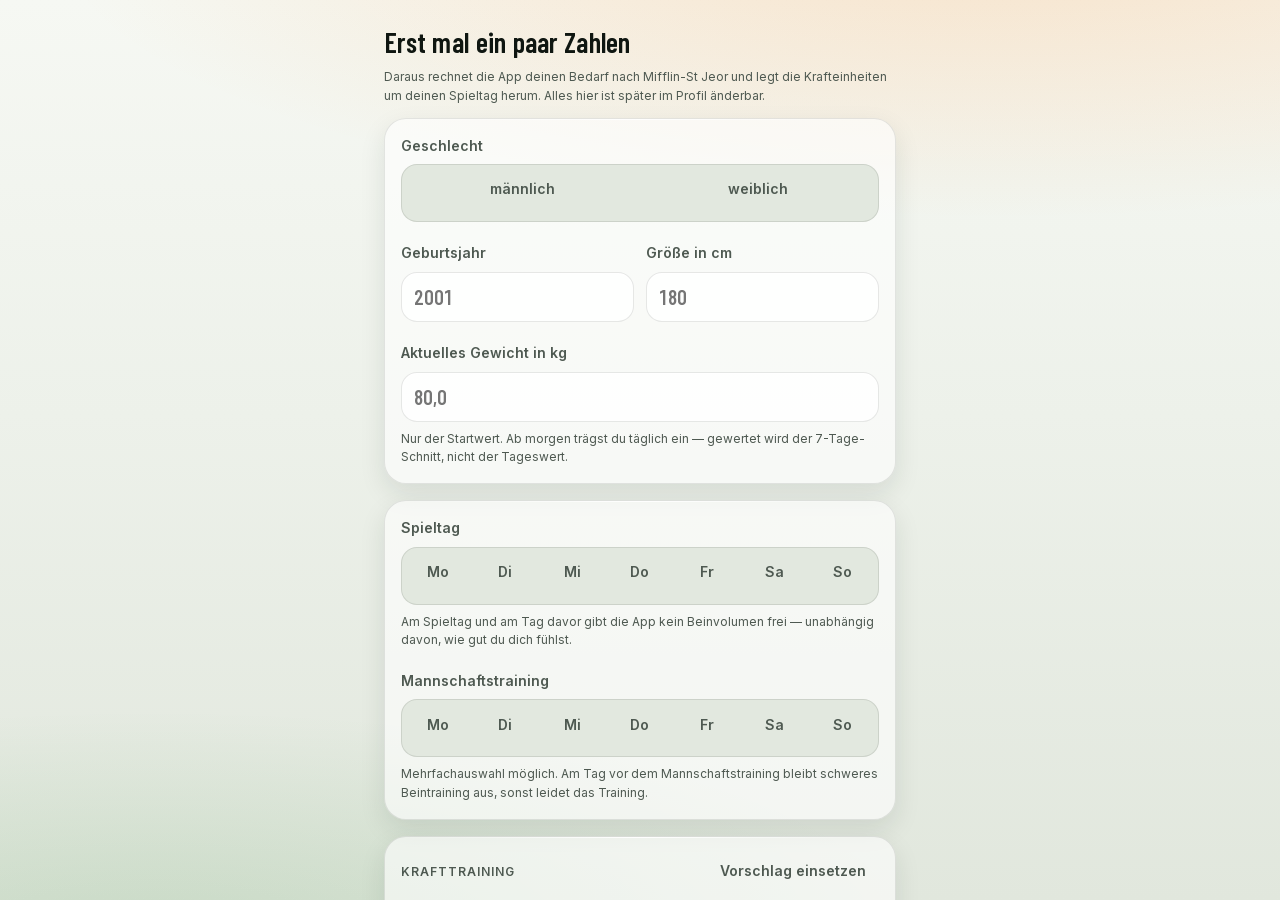
<file: index.html>
<!DOCTYPE html>
<html lang="de">
<head>
  <meta charset="utf-8">
  <!-- viewport-fit=cover, damit die Tab-Bar bis unter den Home-Indicator reicht -->
  <meta name="viewport" content="width=device-width, initial-scale=1, viewport-fit=cover">
  <title>Lebenstracker</title>
  <meta name="description" content="Trainings-, Gewichts- und Ernährungstracker für Fußball plus Krafttraining.">
  <meta name="theme-color" content="#0C120F">

  <!-- Als App vom Home-Bildschirm starten -->
  <link rel="manifest" href="manifest.webmanifest">
  <meta name="apple-mobile-web-app-capable" content="yes">
  <meta name="apple-mobile-web-app-status-bar-style" content="black-translucent">
  <meta name="apple-mobile-web-app-title" content="Tracker">
  <link rel="apple-touch-icon" href="icons/apple-touch-icon-180.png">
  <link rel="icon" href="icons/favicon-32.png" sizes="32x32" type="image/png">

  <!-- Schriften liegen im Repo, damit zur Laufzeit nichts nachgeladen wird -->
  <link rel="preload" href="fonts/inter-var-latin.woff2" as="font" type="font/woff2" crossorigin>
  <link rel="preload" href="fonts/barlow-condensed-600-latin.woff2" as="font" type="font/woff2" crossorigin>

  <link rel="stylesheet" href="css/tokens.css">
  <link rel="stylesheet" href="css/base.css">
  <link rel="stylesheet" href="css/components.css">

  <!-- Hell oder dunkel VOR dem ersten Bild setzen. Läuft das erst im Modul,
       blitzt beim Start eine Zehntelsekunde die falsche Palette auf — auf
       einem hellen Screen ist das ein schwarzer Blitz ins Gesicht.
       Die Logik dazu steht in js/views/theme.js; hier nur der Vorgriff. -->
  <script>
    try {
      var t = localStorage.getItem('lebenstracker.theme');
    } catch (e) { /* privater Modus */ }
    document.documentElement.dataset.theme = (t === 'light' || t === 'dark') ? t
      : (matchMedia('(prefers-color-scheme: light)').matches ? 'light' : 'dark');
  </script>
</head>
<body>
  <div id="app" class="app app--onboarding">
    <main class="viewport">
      <div class="view">
        <p class="field__hint">Lädt …</p>
      </div>
    </main>
  </div>

  <noscript>
    <div class="view">
      <div class="notice notice--error">
        <span class="notice__title">JavaScript ist ausgeschaltet</span>
        Die App rechnet alles lokal im Browser und braucht dafür JavaScript.
      </div>
    </div>
  </noscript>

  <script type="module" src="js/app.js"></script>
</body>
</html>
</file>
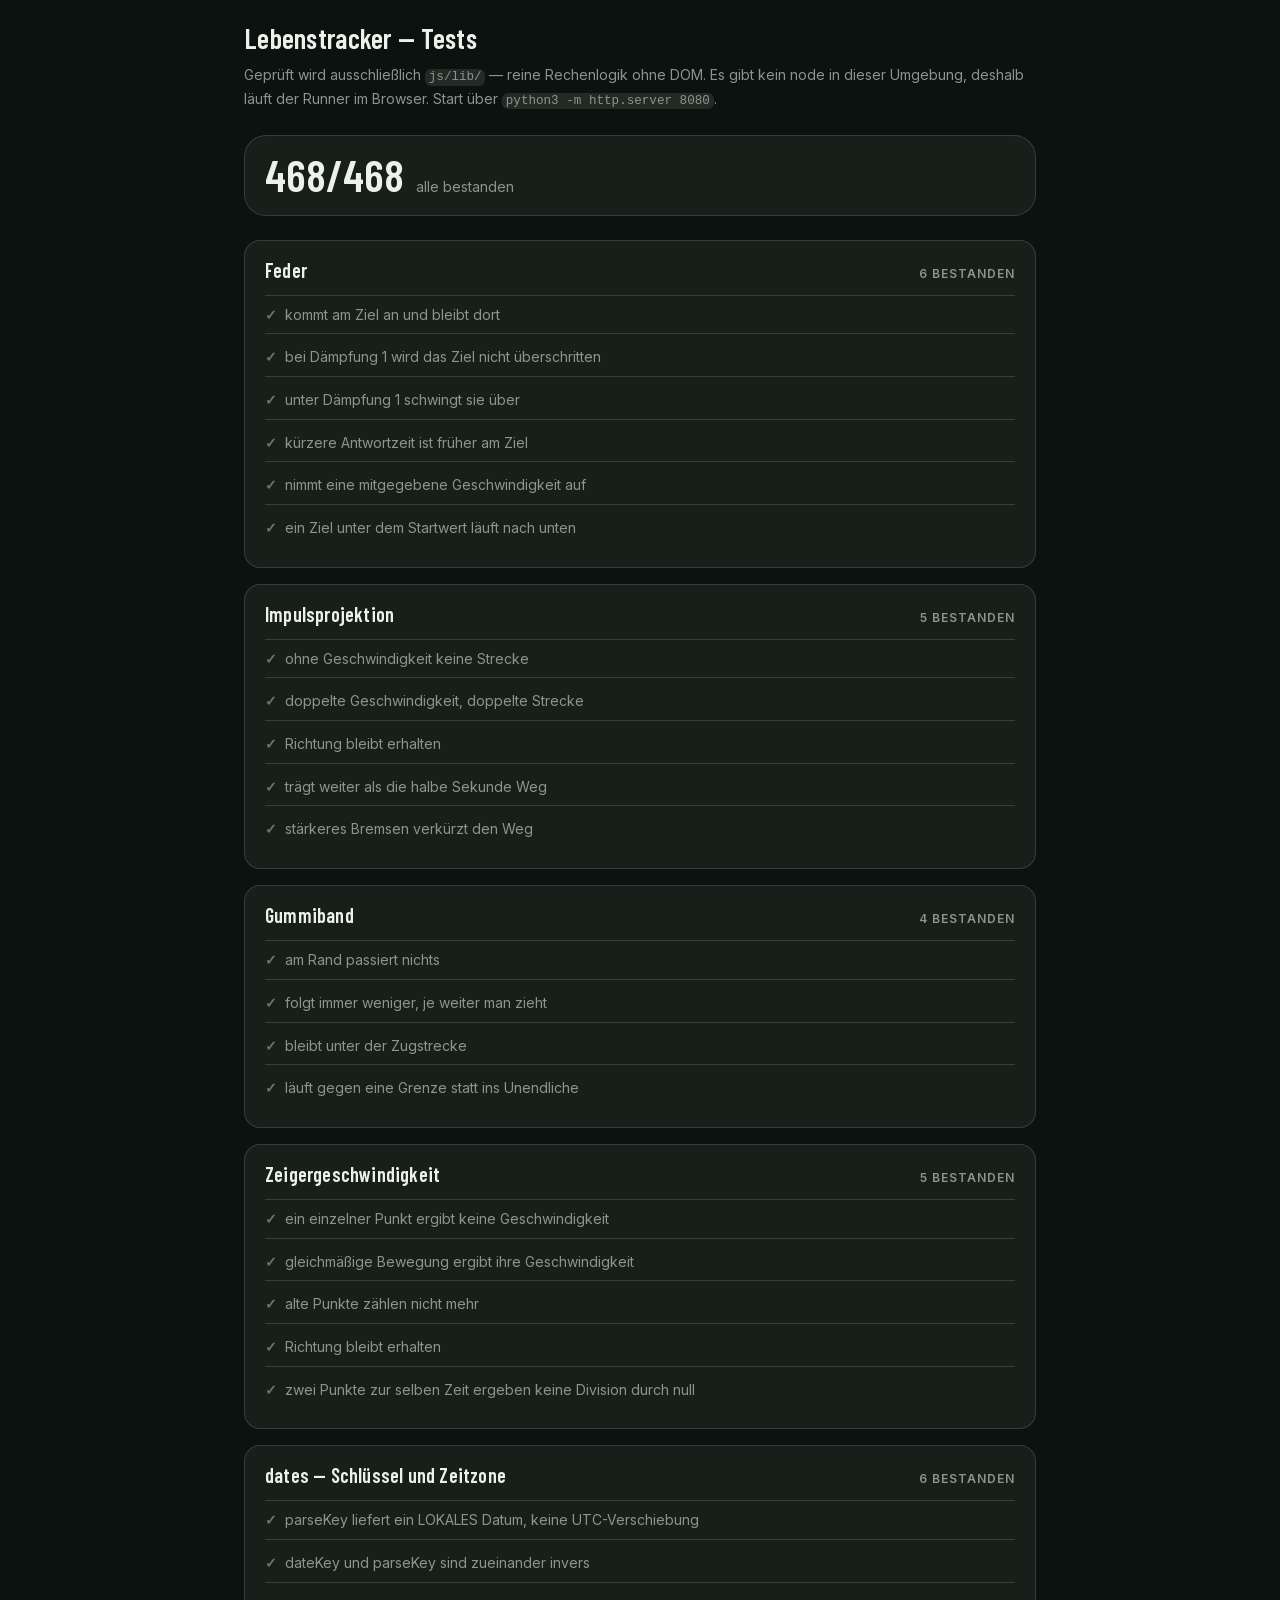
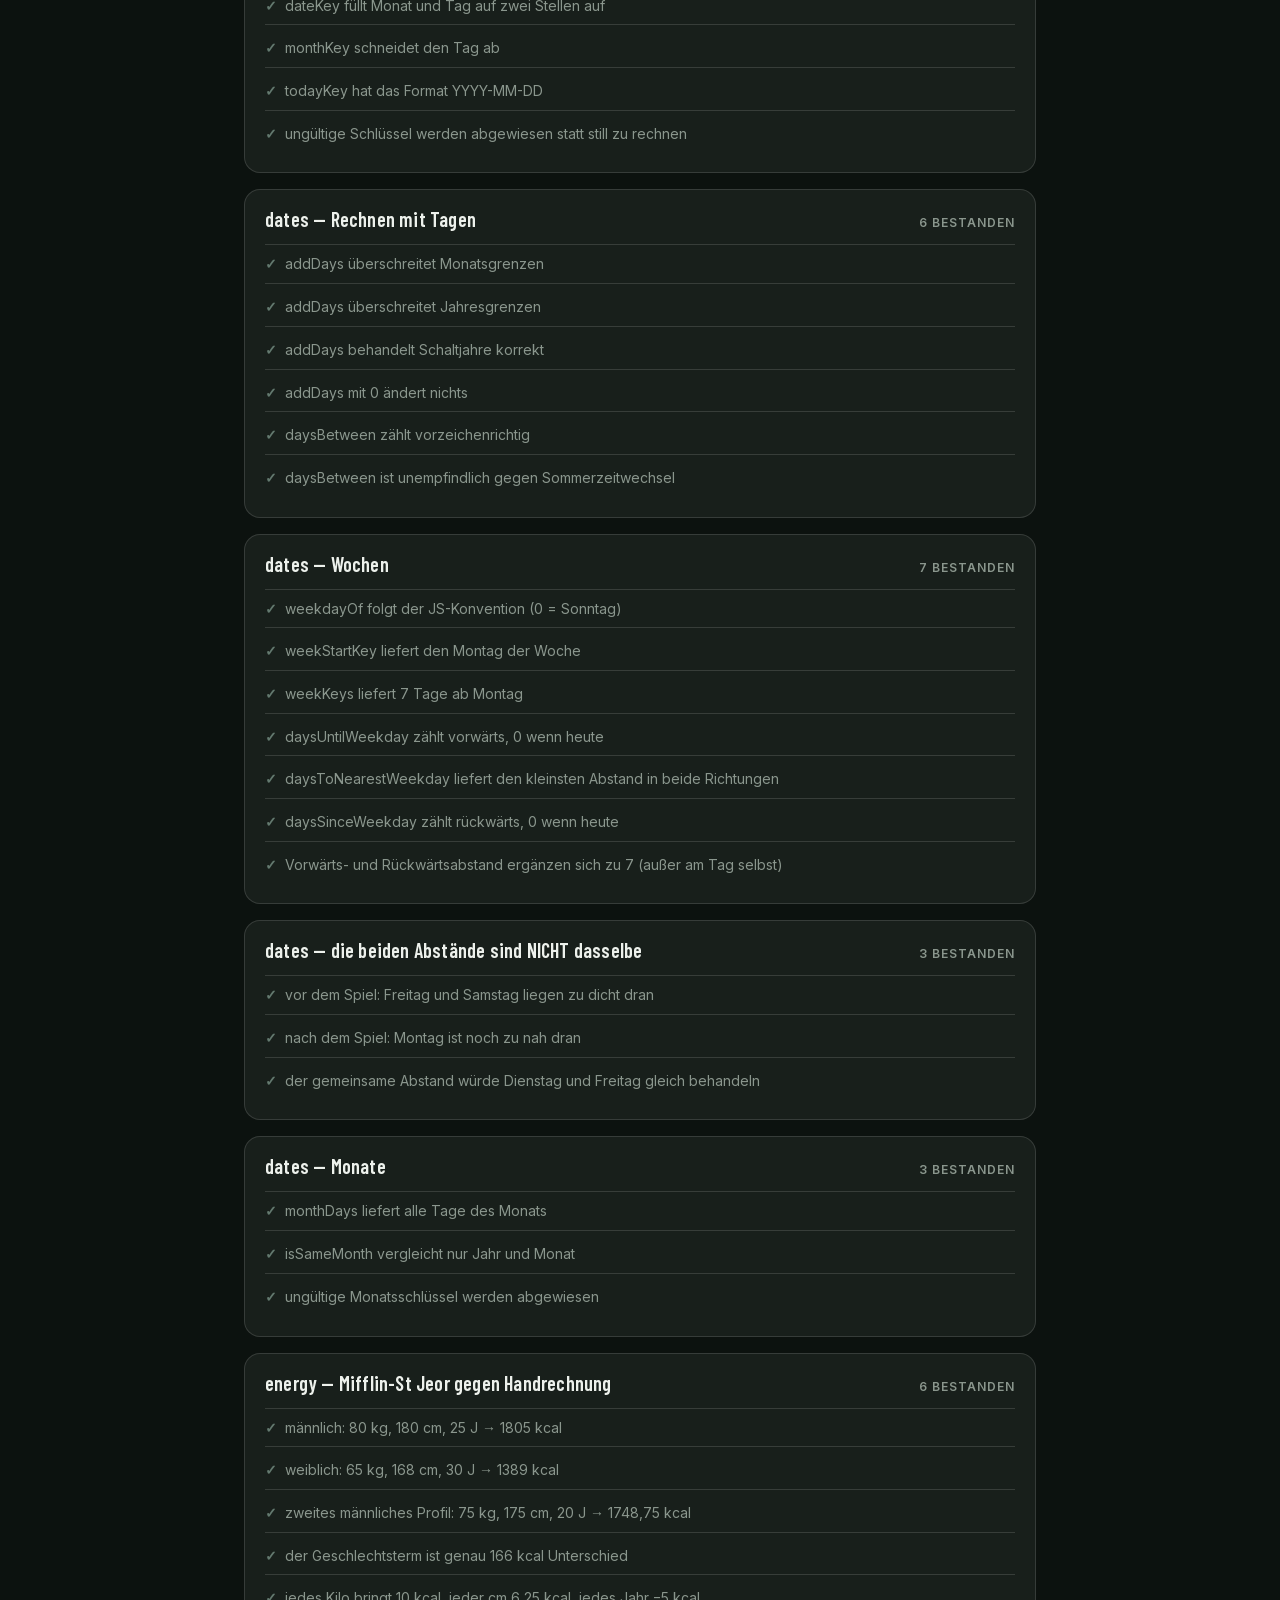
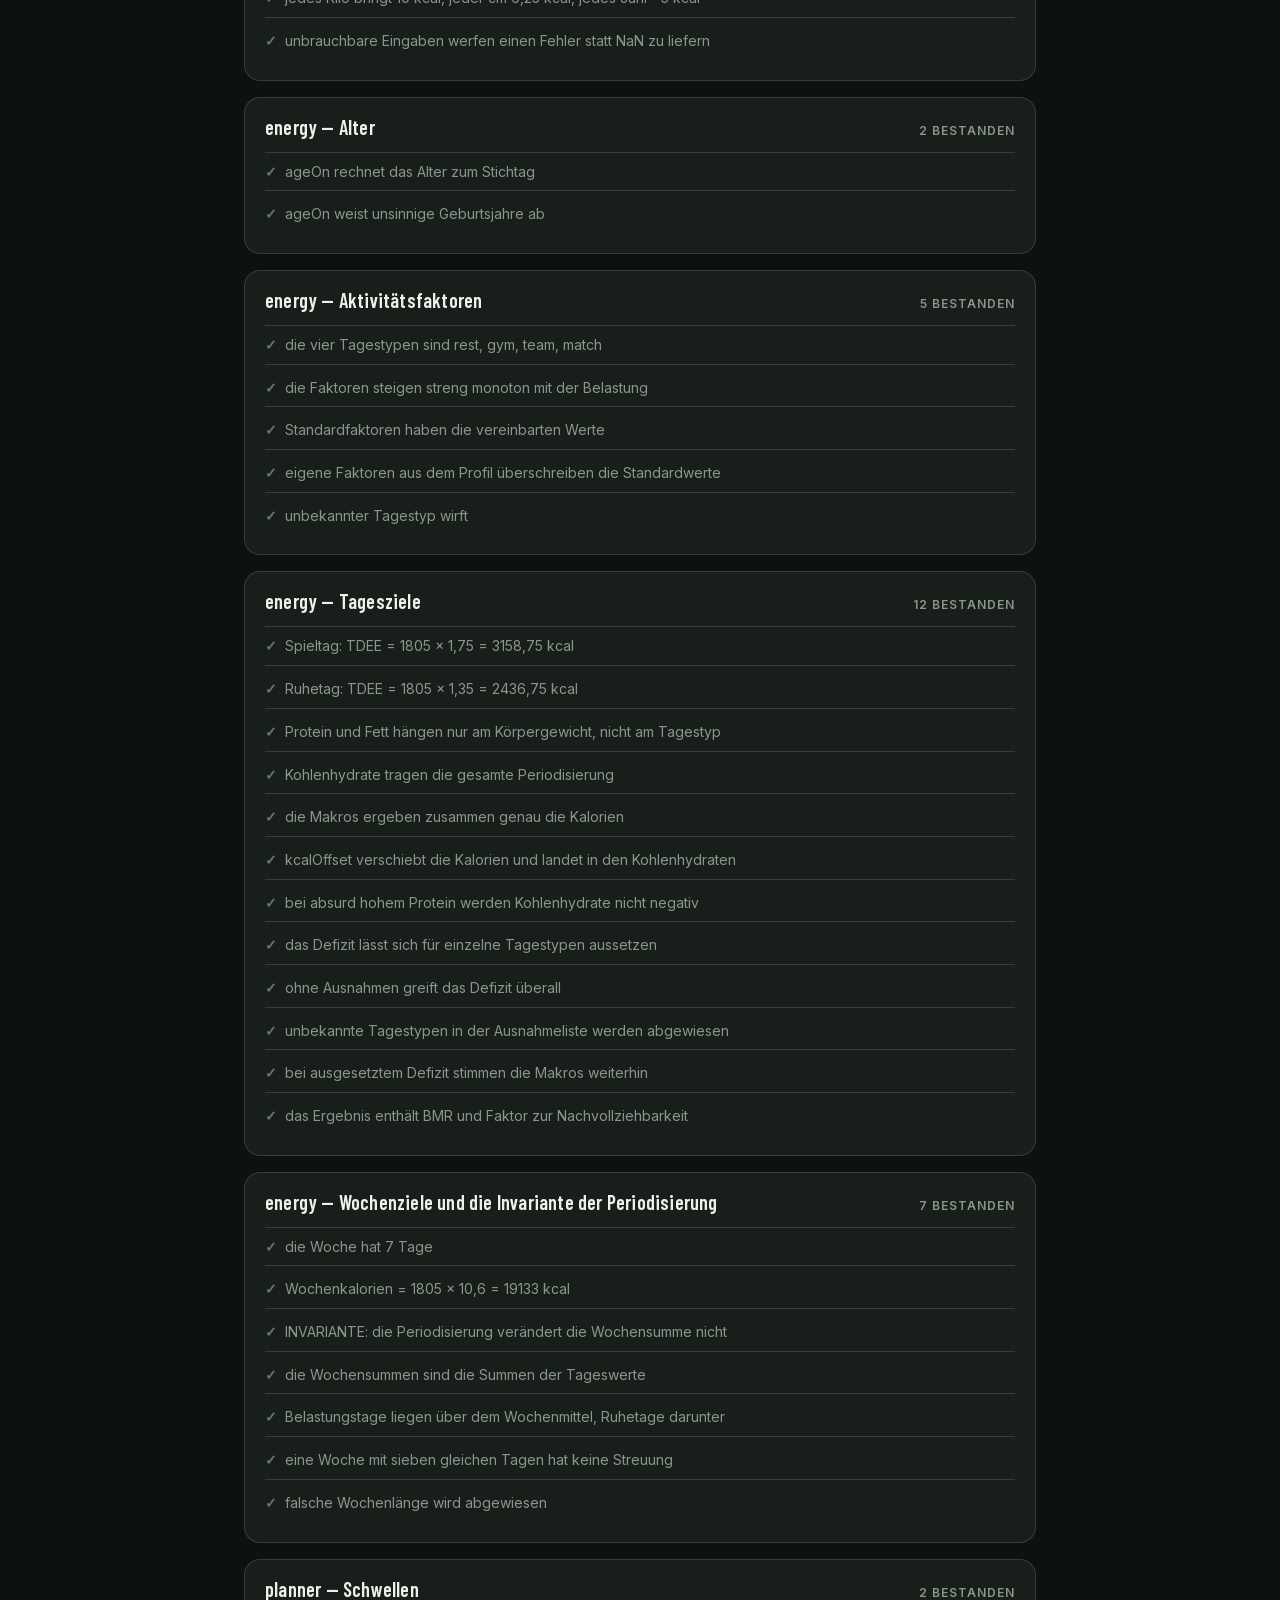
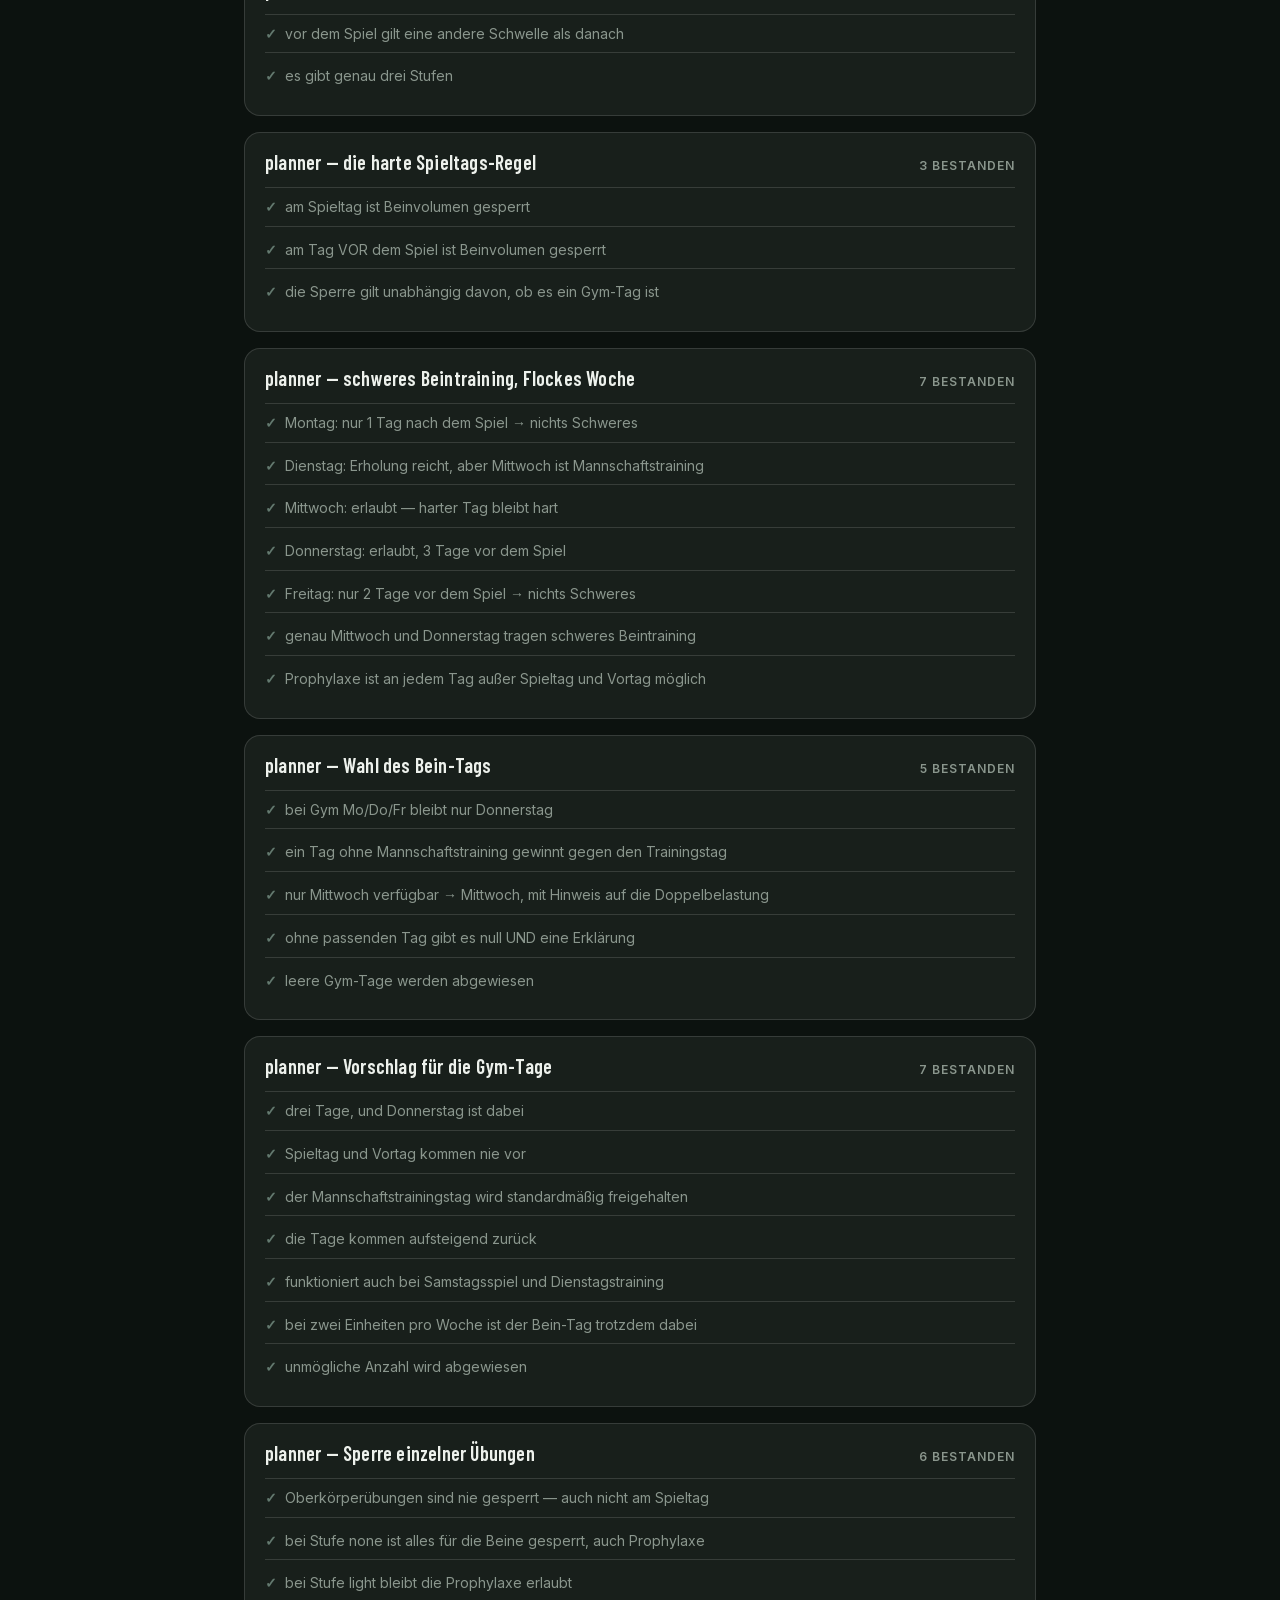
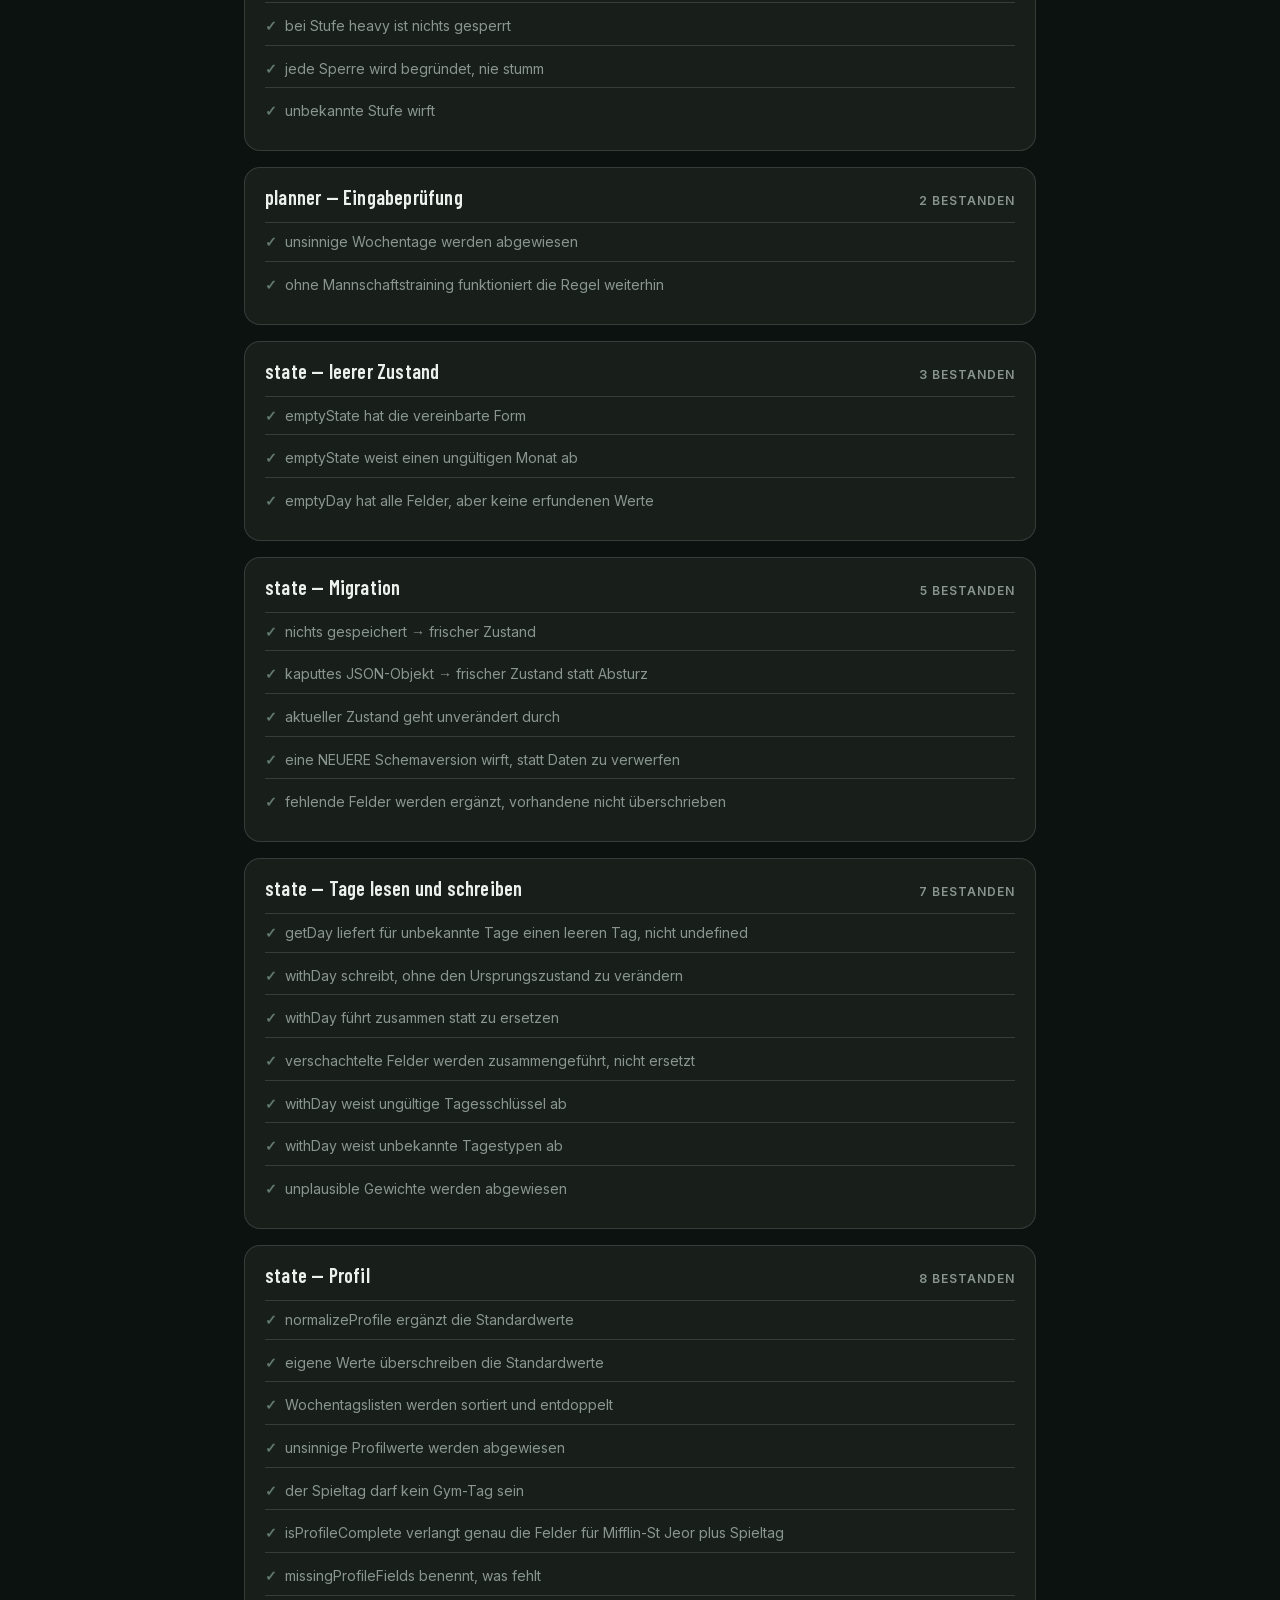
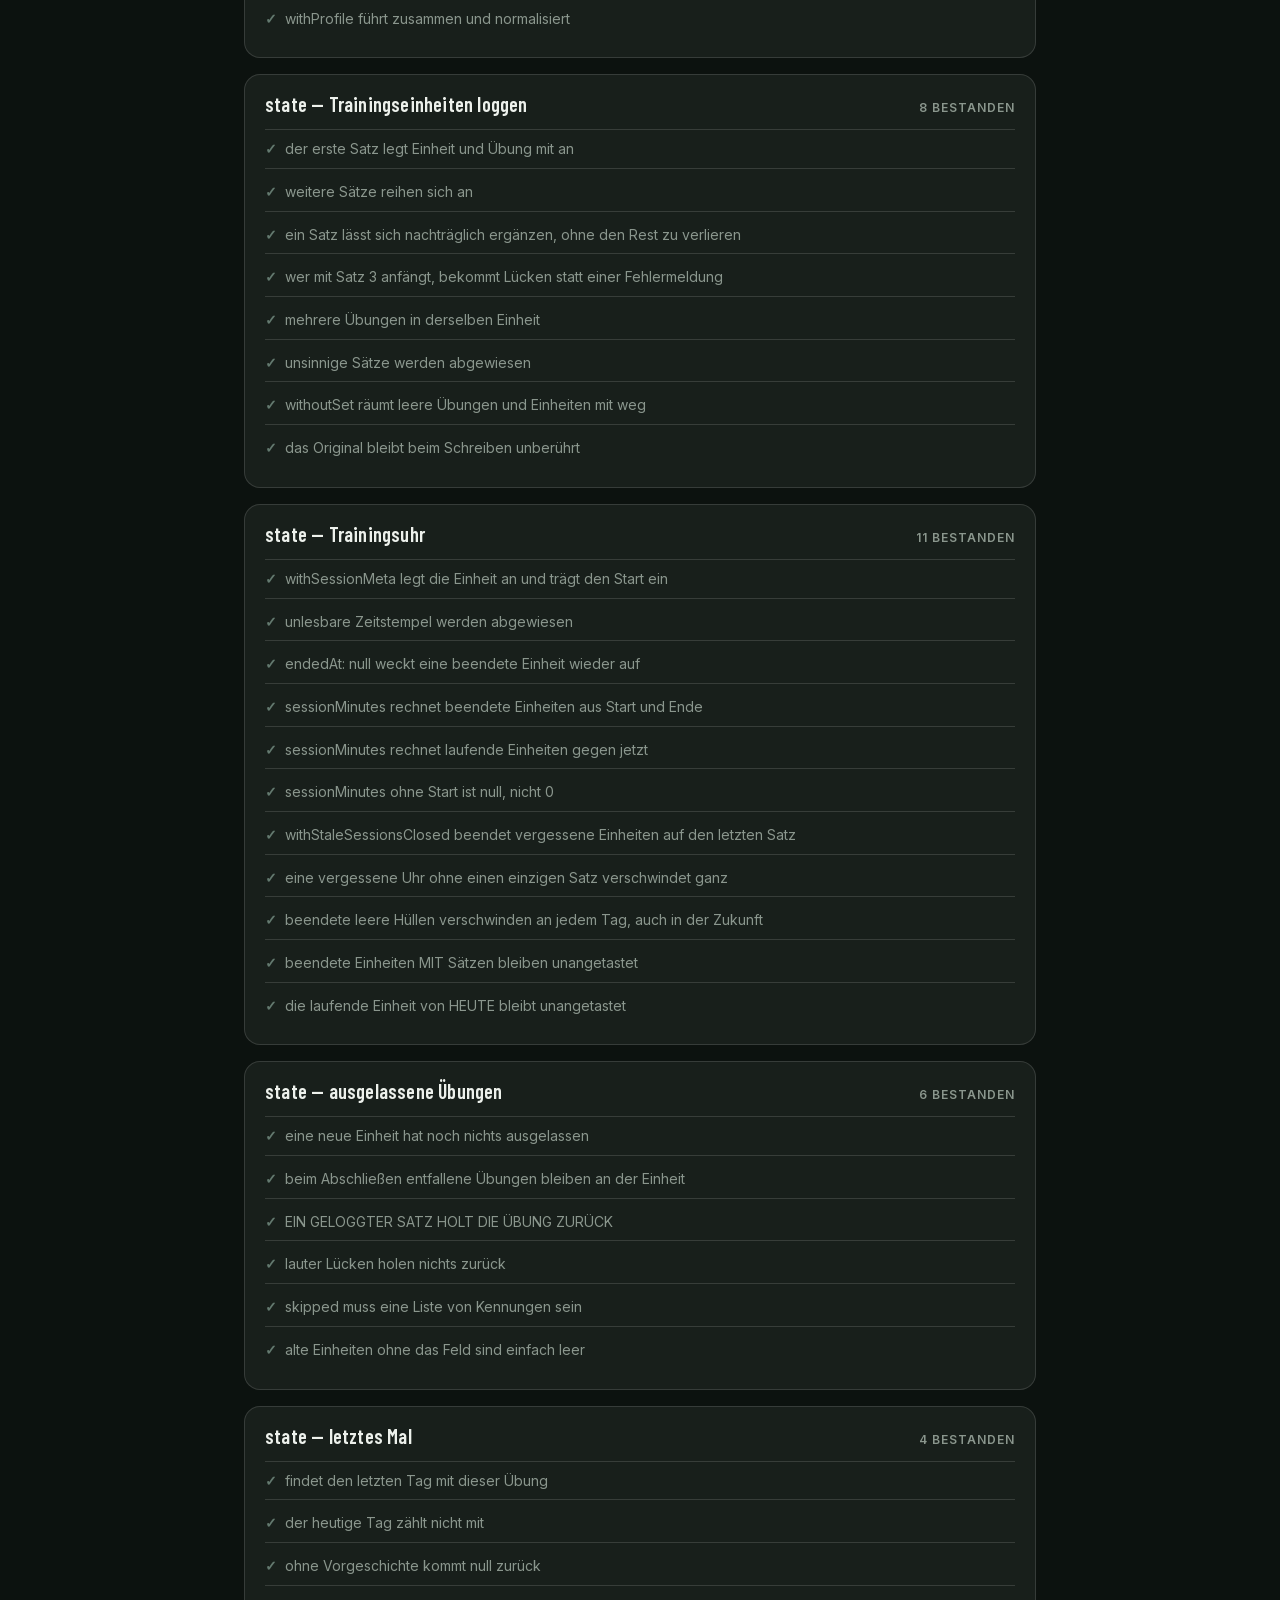
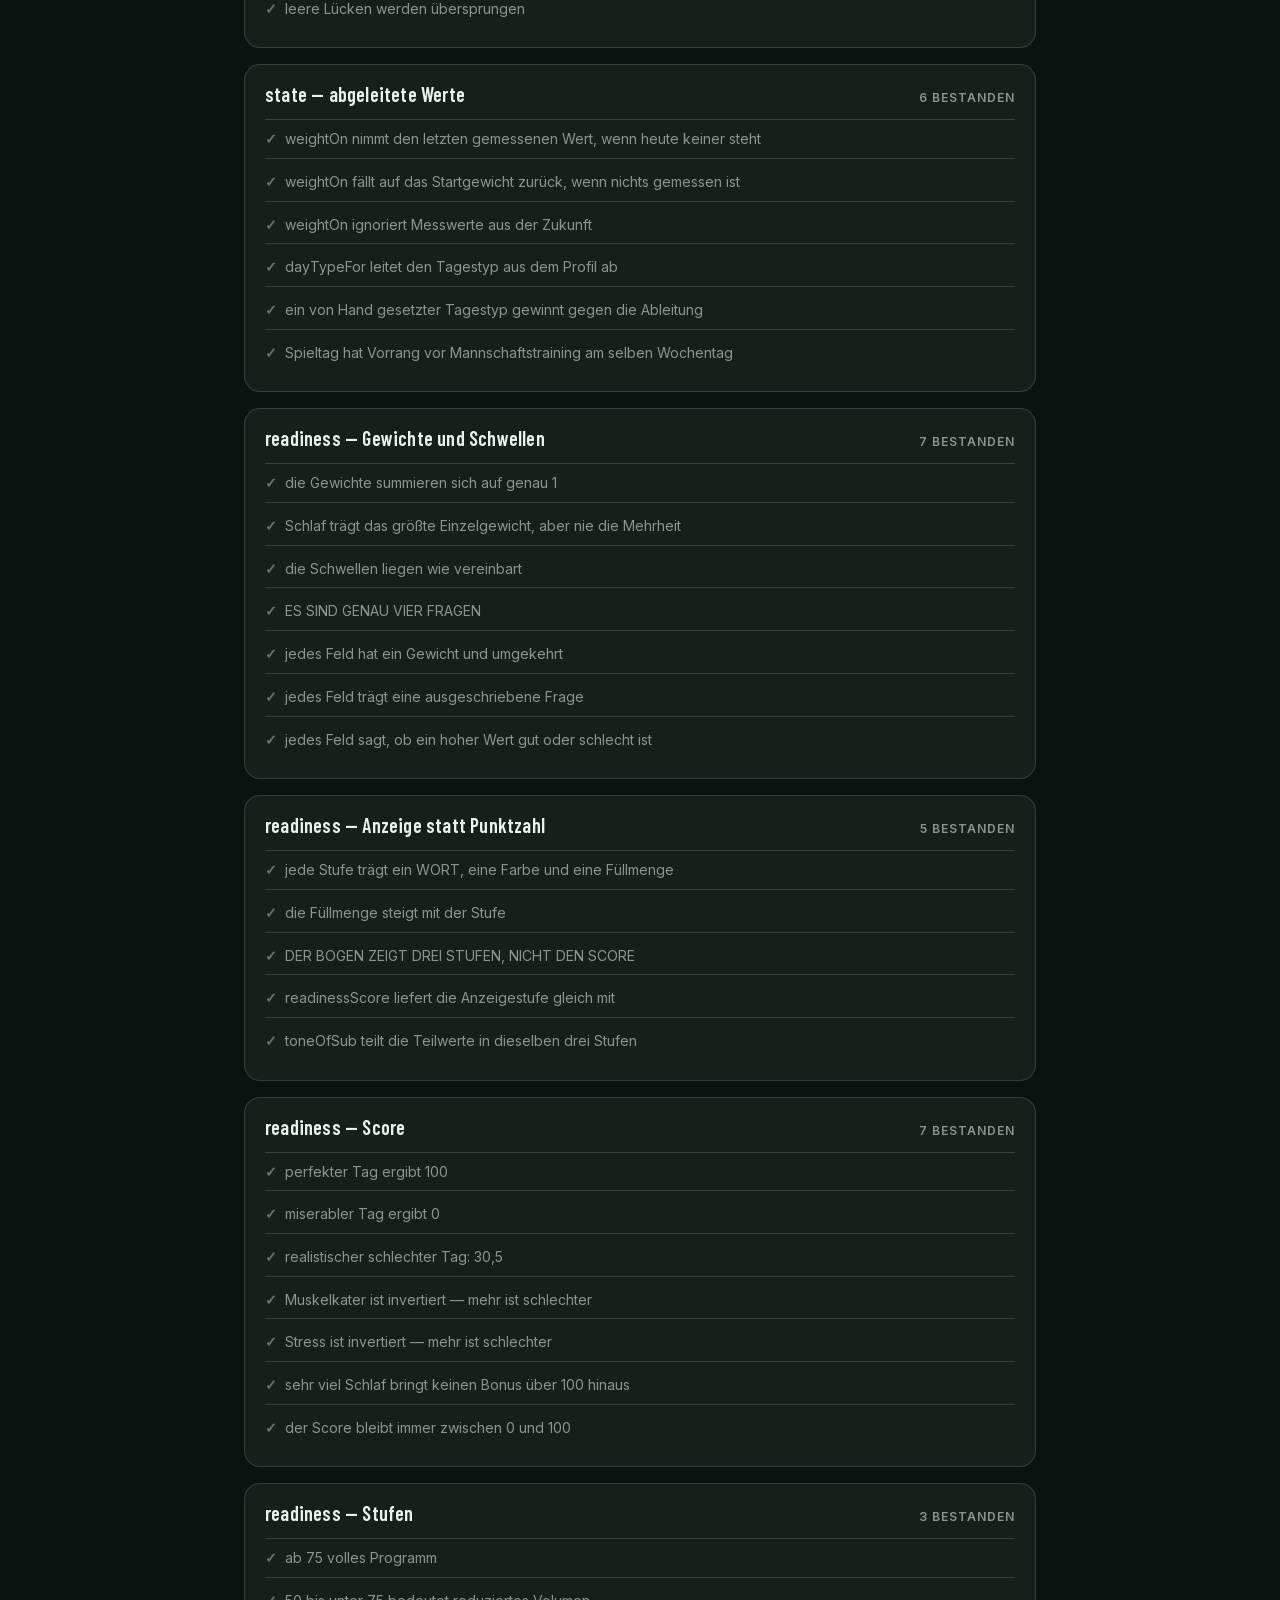
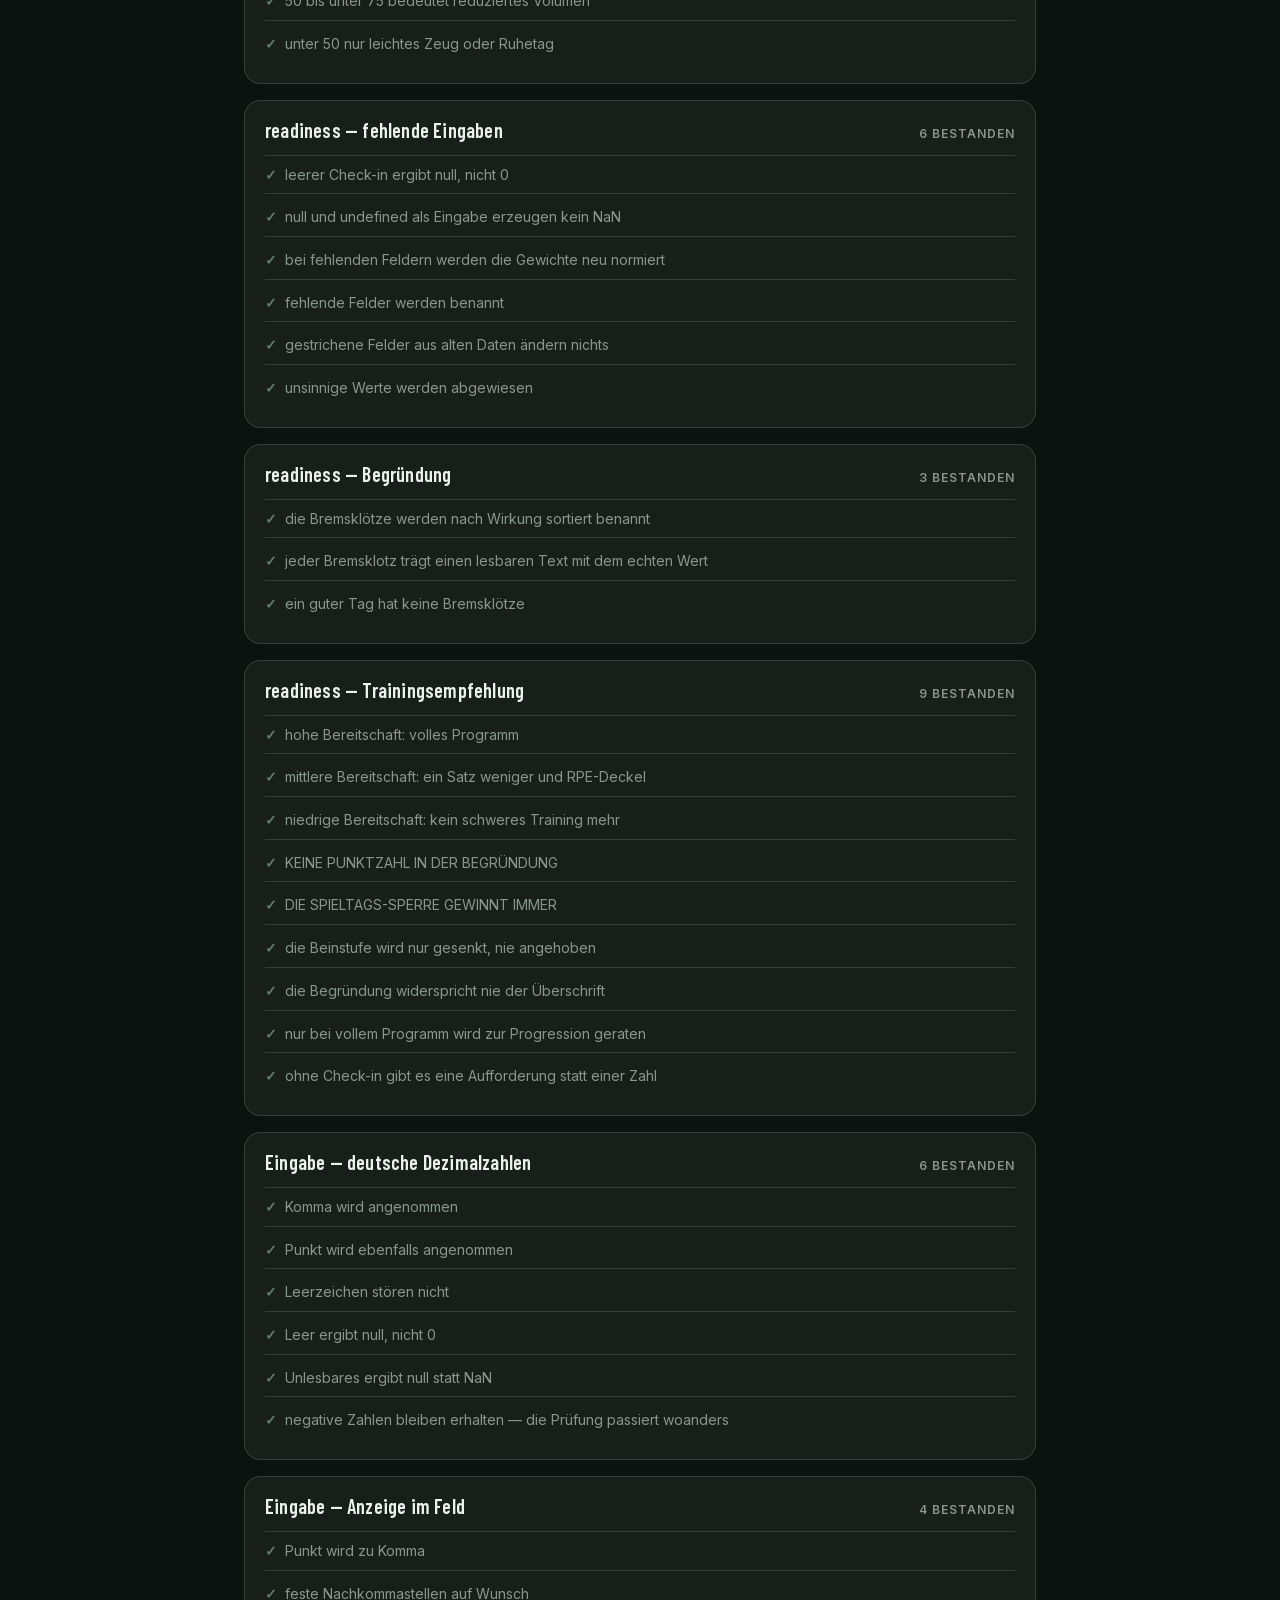
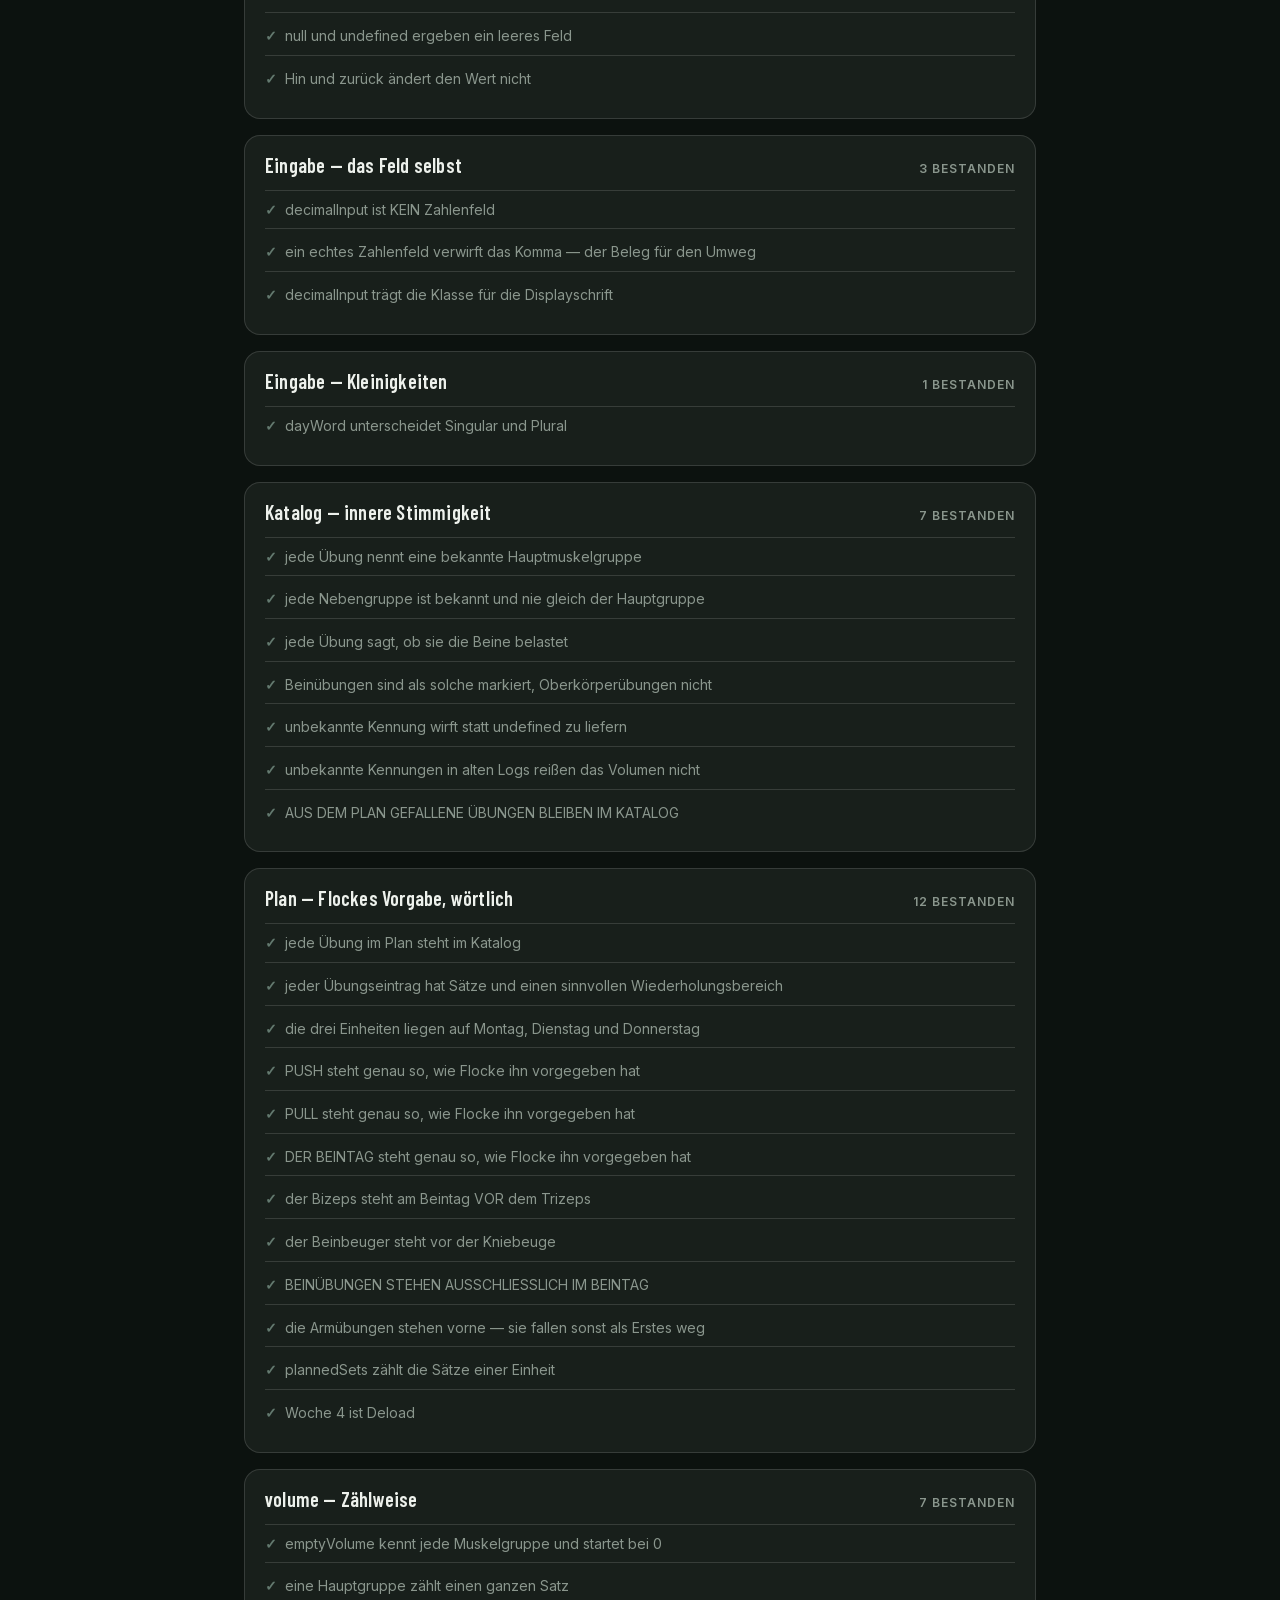
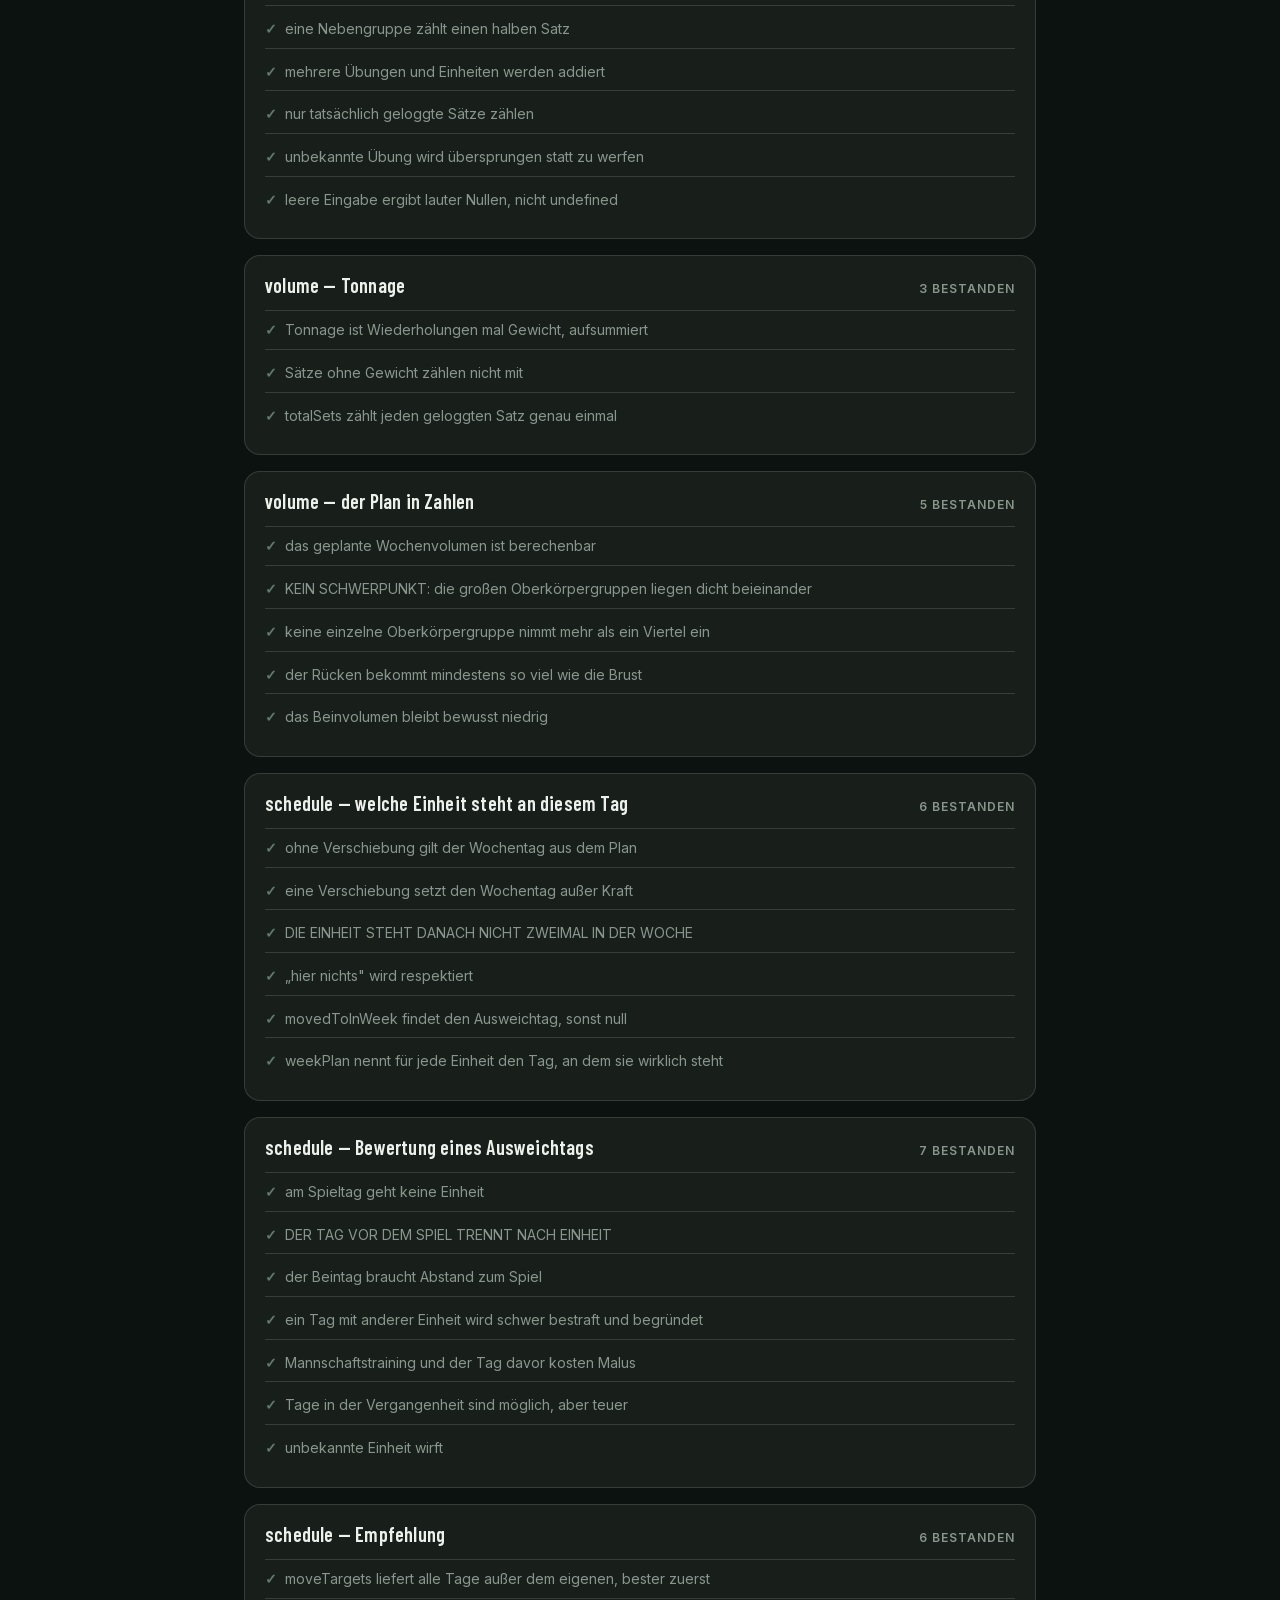
<file: tests.html>
<!DOCTYPE html>
<html lang="de">
<head>
  <meta charset="utf-8">
  <meta name="viewport" content="width=device-width, initial-scale=1">
  <title>Lebenstracker — Tests</title>
  <link rel="stylesheet" href="css/tokens.css">
  <link rel="stylesheet" href="css/base.css">
  <style>
    body { padding: var(--space-5); max-width: 52rem; margin: 0 auto; }

    .page-head { margin-bottom: var(--space-6); }
    .page-head h1 { font-size: var(--text-xl); }
    .page-head p { color: var(--ink-muted); font-size: var(--text-sm); margin-top: var(--space-2); }

    .summary {
      display: flex; align-items: baseline; gap: var(--space-3);
      padding: var(--space-4) var(--space-5);
      border-radius: var(--radius-lg);
      background: var(--surface);
      border: 1px solid var(--line-200);
      margin-bottom: var(--space-6);
    }
    .summary__num {
      font-family: var(--font-display);
      font-size: var(--text-2xl);
      line-height: var(--leading-tight);
      font-variant-numeric: tabular-nums;
    }
    .summary__label { font-size: var(--text-sm); color: var(--ink-muted); }
    .summary--pass .summary__num { color: var(--chalk-100); }
    .summary--fail .summary__num { color: var(--redcard-500); }
    .summary--fail .summary__label { color: var(--redcard-500); }

    .suite {
      background: var(--surface);
      border: 1px solid var(--line-200);
      border-radius: var(--radius-md);
      padding: var(--space-4) var(--space-5);
      margin-bottom: var(--space-4);
    }
    .suite--failed { border-color: var(--redcard-500); }
    .suite h2 {
      display: flex; justify-content: space-between; align-items: baseline;
      gap: var(--space-4); font-size: var(--text-lg);
      padding-bottom: var(--space-3);
      border-bottom: 1px solid var(--line-200);
    }
    .suite__count {
      font-family: var(--font-body); font-size: var(--text-xs);
      font-weight: 600; text-transform: uppercase;
      letter-spacing: var(--track-wide); color: var(--ink-muted);
      white-space: nowrap;
    }
    .suite--failed .suite__count { color: var(--redcard-500); }

    .cases { list-style: none; margin: 0; padding: 0; }
    .case {
      padding: var(--space-2) 0 var(--space-2) var(--space-5);
      position: relative; font-size: var(--text-sm);
      border-bottom: 1px solid var(--line-200);
    }
    .case:last-child { border-bottom: 0; }
    /* Marke statt Farbe allein: Häkchen bzw. Kreuz */
    .case::before {
      position: absolute; left: 0; top: var(--space-2);
      font-weight: 600;
    }
    .case--pass::before { content: '✓'; color: var(--data-500); }
    .case--fail::before { content: '✕'; color: var(--redcard-500); }
    .case--pass .case__name { color: var(--ink-muted); }
    .case--fail .case__name { color: var(--ink); font-weight: 600; }

    .case__error {
      margin: var(--space-2) 0 var(--space-1);
      padding: var(--space-3);
      background: var(--pitch-900);
      border-left: 2px solid var(--redcard-500);
      border-radius: var(--radius-sm);
      font-size: var(--text-xs);
      font-family: ui-monospace, SFMono-Regular, Menlo, monospace;
      white-space: pre-wrap; overflow-x: auto; color: var(--ink);
    }

    .loading { color: var(--ink-muted); font-size: var(--text-sm); }
  </style>
</head>
<body>
  <div class="page-head">
    <h1>Lebenstracker — Tests</h1>
    <p>
      Geprüft wird ausschließlich <code>js/lib/</code> — reine Rechenlogik ohne
      DOM. Es gibt kein node in dieser Umgebung, deshalb läuft der Runner im
      Browser. Start über <code>python3 -m http.server 8080</code>.
    </p>
  </div>

  <div id="out" class="loading">Tests laufen …</div>

  <script type="module">
    const out = document.getElementById('out');

    // Jede neue Testdatei hier eintragen.
    const files = [
      '/tests/motion.test.js',
      '/tests/dates.test.js',
      '/tests/energy.test.js',
      '/tests/planner.test.js',
      '/tests/state.test.js',
      '/tests/readiness.test.js',
      '/tests/input.test.js',
      '/tests/volume.test.js',
      '/tests/schedule.test.js',
      '/tests/weekly.test.js',
      '/tests/aggregate.test.js',
      '/tests/review.test.js',
      '/tests/monthreview.test.js',
      '/tests/verdict.test.js',
      '/tests/archive.test.js',
    ];

    /* Beim Entwickeln muss jeder Lauf die aktuellen Dateien sehen.
     *
     * Browser halten ES-Module fest, teils prozessweit und ohne Rücksicht auf
     * `Cache-Control: no-store`. Eine Kennung an der Adresse reicht nicht:
     * relative Importe erben sie nicht, `../js/lib/state.js` gegen
     * `/tests/x.test.js?t=1` ergibt wieder die Adresse ohne Kennung — die
     * Testdatei wäre frisch, die geprüfte Datei nicht.
     *
     * Ein PFAD-Präfix wird dagegen mitgeführt. tools/serve.py schneidet
     * `/v/<zahl>/` wieder ab. Auf GitHub Pages gibt es das nicht, dort wird
     * ganz normal geladen.
     */
    const IS_LOCAL = ['localhost', '127.0.0.1', '[::1]'].includes(location.hostname);
    const prefix = IS_LOCAL ? `/v/${Date.now()}` : '.';

    try {
      // Das Harness MUSS über dasselbe Präfix kommen — sonst registrieren die
      // Testdateien ihre Fälle in einer zweiten, unabhängigen Instanz und der
      // Bericht bliebe leer.
      const { report } = await import(`${prefix}/tests/harness.js`);
      // Reihenfolge beibehalten, damit der Bericht stabil bleibt.
      for (const f of files) await import(prefix + f);
      out.className = '';
      report(out);
    } catch (err) {
      out.className = '';
      out.innerHTML =
        '<div class="summary summary--fail">' +
        '<span class="summary__num">!</span>' +
        '<span class="summary__label">Testdateien konnten nicht geladen werden</span>' +
        '</div>';
      const pre = document.createElement('pre');
      pre.className = 'case__error';
      pre.textContent = `${err.name}: ${err.message}\n\n${err.stack ?? ''}`;
      out.appendChild(pre);
      window.__testResult = { total: 0, failed: 1, passed: 0, loadError: String(err) };
    }
  </script>
</body>
</html>
</file>
<file: css/tokens.css>
/* ═══════════════════════════════════════════════════════════════════════════
   Lebenstracker — Design-Tokens, Richtung "Flutlicht Glas"

   Der Platz bleibt dunkel — grünstichiges Schwarz, kreideweiße Haarlinien wie
   Spielfeldmarkierungen, Natriumdampf als Signalfarbe. Darüber liegt jetzt ein
   MATERIAL: durchscheinende Flächen mit einer hellen Oberkante, unter denen
   der Inhalt hindurchläuft, statt undurchsichtiger Kästen, die ihn abschneiden.

   Und die App kann jetzt HELL. Der Platz wird zum Tageslichtspiel: dieselbe
   Struktur, dieselben Wörter, gedrehte Palette. Ein Trainingstracker wird auch
   mittags auf dem Sportplatz aufgemacht, und dort ist ein schwarzer Screen
   nicht dunkel, sondern spiegelnd.

   ─── Drei Regeln zum Material ────────────────────────────────────────────────

   1. GLAS TRÄGT NUR DIE LEISTEN, NICHT JEDE KARTE. Kopfzeile, Tab-Bar und
      Fenster bekommen echte Unschärfe (backdrop-filter). Karten bekommen die
      durchscheinende Fläche und die Lichtkante, aber KEINE Unschärfe: auf dem
      Trends-Screen stehen ein Dutzend Karten übereinander, und ein Dutzend
      Unschärfeflächen kosten auf dem iPhone sichtbar Bilder pro Sekunde. Über
      dem festen Verlauf im Hintergrund sieht man den Unterschied nicht.

   2. NIE HELLES GLAS AUF HELLEM GLAS. Zwei durchscheinende Flächen
      übereinander sind nicht mehr lesbar. Deshalb gibt es --glass (Karte) und
      --glass-strong (das, was auf einer Karte liegt) — und nichts darüber.

   3. DIE LICHTKANTE IST OBEN. Eine Materialkante fängt Licht von oben; ein
      Rahmen ringsum wäre wieder ein Kasten.

   ─── Was NICHT angefasst wurde ───────────────────────────────────────────────

   Die Statusfarben und die Messgrößenfarben. Sie sind nachgerechnet, nicht
   geschätzt, und tragen die ganze Bedeutung der App:

       python3 tools/check_contrast.py

   Der Prüfer kennt jetzt BEIDE Paletten. Jede Änderung an einem Farbwert
   unten erfordert einen erneuten Durchlauf — auch an der hellen.
   ═══════════════════════════════════════════════════════════════════════════ */

/* ─── Schriften, lokal, keine externen Anfragen ─────────────────────────── */

@font-face {
  font-family: 'Barlow Condensed';
  font-style: normal;
  font-weight: 600;
  font-display: swap;
  src: url('../fonts/barlow-condensed-600-latin.woff2') format('woff2');
}

@font-face {
  font-family: 'Inter';
  font-style: normal;
  font-weight: 100 900;          /* Variable Font, eine Datei */
  font-display: swap;
  src: url('../fonts/inter-var-latin.woff2') format('woff2');
}

:root {
  color-scheme: dark;

  /* ═══ Farbe ══════════════════════════════════════════════════════════════

     REGELN (aus tools/check_contrast.py, Abschnitt 5 — bitte einhalten,
     sonst ist der Prüfbericht ungültig):

     1. Statusfarbe ist DREISTUFIG: --good / --ok / --bad. Nie eine vierte
        Zwischenstufe erfinden — drei Stufen kann man aus dem Augenwinkel
        auseinanderhalten, fünf nicht.
     2. Jeder Zustand trägt immer ein WORT zur Farbe. Farbe beschleunigt,
        sie trägt nicht allein.
     3. Kategoriale Datenfarben (--c-…) gehören je einer MESSGRÖSSE, nicht
        einem Zustand. Gewicht ist immer blau, Schlaf immer violett — über
        alle Screens und über beide Paletten hinweg.
     4. Schwellen in Charts bleiben Referenzlinien. Position funktioniert
        bei jeder Farbfehlsichtigkeit, Farbe nicht.
     ════════════════════════════════════════════════════════════════════════ */

  /* Flächen — grünstichiges Schwarz, nie reines #000 */
  --pitch-900: #0C120F;          /* Seitenhintergrund */
  --pitch-800: #131C17;          /* Kartenfläche (deckende Rückfallebene) */
  --pitch-700: #1B2620;          /* erhöhte Fläche, Eingabefelder */
  --pitch-600: #24322B;          /* Hover, gedrückter Zustand */

  /* Kreide — die Farbe der Spielfeldmarkierung */
  --chalk-100: #EDF1EC;          /* Primärtext, Datenpunkte      16.6:1 */
  --chalk-500: #8A968D;          /* Labels, Sekundärtext          6.2:1 */
  --line-200: rgba(237, 241, 236, 0.14);   /* Haarlinie = Markierung */
  --line-300: rgba(237, 241, 236, 0.26);   /* betonte Haarlinie */

  /* Daten — recessive Marke für ruhende Balken. Trägt niemals Schrift. */
  --data-500: #63796F;           /* 4.1:1 gegen --pitch-900 */

  /* ─── Status: drei Stufen, überall dieselben ───────────────────────────

     Die Grün/Rot-Paarung ist die wichtigste Unterscheidung der App und
     gleichzeitig die anfälligste. Deshalb ein HELLES Grün gegen ein
     kräftiges Rosa: der Unterschied liegt dann nicht nur in der Buntheit,
     sondern auch in der Helligkeit — und die bleibt bei Deuteranopie
     erhalten. Nachgerechnet in tools/check_contrast.py. */
  --good-500: #6EE7B7;           /* 12.4:1 gegen --pitch-900 */
  --ok-500: #FBBF24;             /* 11.3:1 */
  --bad-500: #FF4D6D;            /*  5.9:1 */

  --good-fill: rgba(110, 231, 183, 0.14);
  --ok-fill: rgba(251, 191, 36, 0.14);
  --bad-fill: rgba(255, 77, 109, 0.16);

  --good-edge: rgba(110, 231, 183, 0.45);
  --ok-edge: rgba(251, 191, 36, 0.45);
  --bad-edge: rgba(255, 77, 109, 0.5);

  /* ─── Kategorial: eine Farbe je Messgröße ─────────────────────────────
     Gewicht ist überall blau, Schlaf überall violett. Diese Farben stehen
     nie zwei in EINEM Chart — jedes Bild trägt genau eine Messgröße und
     einen Titel. Der Titel ist die Kodierung, die Farbe ist die
     Wiedererkennung über die Screens hinweg. */
  --c-weight: #38BDF8;           /* Gewicht          — Blau     8.8:1 */
  --c-sleep: #D8B4FE;            /* Schlaf           — Violett 11.8:1 */
  --c-ready: #6EE7B7;            /* Bereitschaft     — Grün    12.4:1 */
  --c-kcal: #FB923C;             /* Kalorien         — Orange   8.4:1 */
  --c-protein: #F472B6;          /* Protein          — Pink     7.2:1 */
  --c-volume: #FACC15;           /* Trainingsvolumen — Gelb    12.4:1 */

  /* Makro-Balken — eigene Dreiergruppe, weil sie als einzige DIREKT
     übereinander in einer Karte stehen und deshalb untereinander
     unterscheidbar sein müssen (jeder trägt zusätzlich seinen Namen).
     Geprüft als eigene Gruppe in tools/check_contrast.py. */
  --m-protein: #F472B6;          /* Pink   7.2:1 */
  --m-carbs: #22D3EE;            /* Cyan  10.3:1 */
  --m-fat: #FACC15;              /* Gelb  12.4:1 */

  /* Signal — Natriumdampf. Bedienelemente und "jetzt dran". */
  --sodium-500: #FF8A1F;         /* 8.0:1 */
  --sodium-fill: rgba(255, 138, 31, 0.16);
  --sodium-glow: rgba(255, 138, 31, 0.32);
  --sodium-ink: #180B01;         /* Schrift AUF Natrium */

  /* Alter Name, damit nichts still bricht — zeigt auf --bad-500. */
  --redcard-500: var(--bad-500);

  /* ═══ Material ══════════════════════════════════════════════════════════

     Glas ist eine HELLE Fläche mit wenig Deckkraft, kein grauer Kasten.
     Der Unterschied ist der ganze Punkt: eine graue Fläche legt sich auf
     den Hintergrund, eine helle mit Deckkraft lässt ihn durchscheinen. */

  --glass: rgba(237, 241, 236, 0.055);        /* Karte */
  --glass-strong: rgba(237, 241, 236, 0.10);  /* was AUF einer Karte liegt */
  --glass-edge: rgba(237, 241, 236, 0.10);    /* Materialkante ringsum */
  --glass-lip: rgba(255, 255, 255, 0.26);     /* Licht auf der Oberkante */
  --chrome: rgba(11, 17, 14, 0.62);           /* schwebende Leisten */

  --blur-chrome: blur(22px) saturate(180%);
  --blur-sheet: blur(30px) saturate(180%);

  --shadow-card: 0 10px 30px rgba(0, 0, 0, 0.28);
  --shadow-float: 0 14px 40px rgba(0, 0, 0, 0.45);
  --shadow-sheet: 0 -10px 60px rgba(0, 0, 0, 0.6);

  /* Der Verlauf hinter allem: ein warmer Kegel oben rechts, ein kühler Pool
     unten links. Er liegt FEST, der Inhalt läuft darüber — sonst wäre das
     Glas kein Glas, sondern nur eine hellere Fläche. */
  --backdrop:
    radial-gradient(120% 52% at 78% -8%, rgba(255, 138, 31, 0.18), transparent 62%),
    radial-gradient(100% 42% at 12% 104%, rgba(110, 231, 183, 0.11), transparent 60%),
    linear-gradient(180deg, #0E1611 0%, #0C120F 42%, #080D0A 100%);

  /* Semantische Aliase */
  --bg: var(--pitch-900);
  --surface: var(--glass);
  --surface-raised: var(--glass-strong);
  --surface-solid: var(--pitch-800);   /* wenn wirklich deckend sein muss */
  --ink: var(--chalk-100);
  --ink-muted: var(--chalk-500);
  --accent: var(--sodium-500);
  --accent-ink: var(--sodium-ink);

  /* ═══ Typografie ════════════════════════════════════════════════════════ */

  /* Barlow Condensed: Zahlen und Überschriften. Schmal wie eine
     Trikotnummer — große Werte passen damit auf ein Handydisplay. */
  --font-display: 'Barlow Condensed', 'Helvetica Neue', Arial, sans-serif;

  /* Inter: Fließtext und Bedienelemente, bei kleinen Größen auf dem
     Handy besser lesbar als eine Condensed. */
  --font-body: 'Inter', -apple-system, BlinkMacSystemFont, 'Segoe UI',
               Roboto, sans-serif;

  --text-xs: 0.75rem;    /* 12px — Achsenbeschriftung, Fußnoten */
  --text-sm: 0.875rem;   /* 14px — Labels, Hilfstexte */
  --text-md: 1rem;       /* 16px — Fließtext, Eingaben (nie kleiner:
                                    iOS zoomt bei <16px in Feldern) */
  --text-lg: 1.25rem;    /* 20px — Kartenüberschrift */
  --text-xl: 1.75rem;    /* 28px — Screenüberschrift */
  --text-2xl: 2.75rem;   /* 44px — Kennzahl */
  --text-hero: 4rem;     /* 64px — RESERVIERT für die zwei Held-Zahlen:
                                    Bereitschaft und Trainingsdauer im
                                    Abschlussbild */

  --leading-tight: 1.05;   /* Displayzahlen */
  --leading-snug: 1.3;     /* Überschriften */
  --leading-normal: 1.55;  /* Fließtext */

  /* Laufweite ist GRÖSSENABHÄNGIG, nie ein Wert für alles: große Schrift
     läuft optisch auseinander und will enger, kleine will Luft. */
  --track-tight: -0.015em; /* Displayzahlen und große Überschriften */
  --track-wide: 0.08em;    /* Eyebrow-Labels in Versalien */

  /* ═══ Maße ══════════════════════════════════════════════════════════════ */

  --space-1: 0.25rem;   /*  4px */
  --space-2: 0.5rem;    /*  8px */
  --space-3: 0.75rem;   /* 12px */
  --space-4: 1rem;      /* 16px */
  --space-5: 1.25rem;   /* 20px */
  --space-6: 1.5rem;    /* 24px */
  --space-8: 2rem;      /* 32px */
  --space-12: 3rem;     /* 48px */

  /* Glas will größere Radien als ein Kasten — eine dünne Materialkante mit
     10 px Rundung liest sich wie ein Rahmen, mit 18 px wie eine Scheibe. */
  --radius-sm: 6px;     /* Datenenden von Balken */
  --radius-md: 16px;    /* Eingabefelder, Knöpfe */
  --radius-lg: 22px;    /* Karten */
  --radius-xl: 30px;    /* Overlay-Fenster, schwebende Leisten */
  --radius-pill: 999px;

  --scrim: rgba(4, 8, 6, 0.55);

  --tap-min: 48px;      /* Mindestgröße jeder Trefferfläche */
  --content-max: 34rem; /* Lesebreite, zentriert auf großen Displays */
  --tabbar-h: 58px;

  /* iPhone-Notch und Home-Indicator */
  --safe-top: env(safe-area-inset-top, 0px);
  --safe-bottom: env(safe-area-inset-bottom, 0px);

  /* Höhe der schwebenden Leisten — der Inhalt braucht oben und unten
     genau so viel Luft, sonst verschwindet er darunter. */
  --topbar-h: 60px;
  --tabbar-gap: 12px;

  /* ═══ Bewegung ══════════════════════════════════════════════════════════

     Für alles, was nur ein- oder ausblendet. Was man ANFASSEN kann, läuft
     nicht über CSS, sondern über Federn in js/views/motion.js: eine
     CSS-Transition rechnet stur zum Ziel und lässt sich nicht mitten im
     Flug greifen und umdrehen. */

  --ease: cubic-bezier(0.2, 0, 0.2, 1);
  --ease-out: cubic-bezier(0.16, 1, 0.3, 1);
  --dur-fast: 120ms;
  --dur-med: 240ms;
  --dur-press: 90ms;    /* Druckrückmeldung — muss sofort sein */
}

/* ═══════════════════════════════════════════════════════════════════════════
   HELL — dieselbe App bei Tageslicht.

   Kein invertiertes Dunkel: Glas wird bei Tageslicht HELLER und DICHTER,
   nicht dunkler. Eine dunkle durchscheinende Fläche auf hellem Grund wirkt
   wie ein Schatten, nicht wie Material.

   Die Status- und Messgrößenfarben sind eigene Werte, keine gedrehten: das
   Grün, das auf Schwarz mit 12:1 leuchtet, hat auf Weiß 1.6:1 und wäre
   unlesbar. Beide Sätze sind in tools/check_contrast.py geprüft.
   ═══════════════════════════════════════════════════════════════════════════ */

[data-theme='light'] {
  color-scheme: light;

  --pitch-900: #EDF1EA;
  --pitch-800: #FFFFFF;
  --pitch-700: #E2E8DF;
  --pitch-600: #D5DDD1;

  --chalk-100: #0F1611;          /* Primärtext */
  --chalk-500: #4E5951;          /* Labels, Sekundärtext */
  --line-200: rgba(15, 22, 17, 0.12);
  --line-300: rgba(15, 22, 17, 0.22);

  --data-500: #6B7A71;

  --good-500: #017209;
  --ok-500: #6F3600;
  --bad-500: #CA0F4D;

  --good-fill: rgba(1, 114, 9, 0.10);
  --ok-fill: rgba(111, 54, 0, 0.10);
  --bad-fill: rgba(202, 15, 77, 0.10);

  --good-edge: rgba(1, 114, 9, 0.40);
  --ok-edge: rgba(111, 54, 0, 0.40);
  --bad-edge: rgba(202, 15, 77, 0.42);

  --c-weight: #0369A1;
  --c-sleep: #7C3AED;
  --c-ready: #017209;
  --c-kcal: #A8480B;
  --c-protein: #E50E98;
  --c-volume: #7C7D0F;

  --m-protein: #E50E98;
  --m-carbs: #1180B5;
  --m-fat: #7C7D0F;

  --sodium-500: #A64B06;
  --sodium-fill: rgba(166, 75, 6, 0.12);
  --sodium-glow: rgba(166, 75, 6, 0.28);
  --sodium-ink: #FFFFFF;

  --glass: rgba(255, 255, 255, 0.60);
  --glass-strong: rgba(255, 255, 255, 0.85);
  --glass-edge: rgba(15, 22, 17, 0.10);
  --glass-lip: rgba(255, 255, 255, 0.95);
  --chrome: rgba(237, 241, 234, 0.68);

  --shadow-card: 0 10px 26px rgba(24, 44, 32, 0.10);
  --shadow-float: 0 14px 36px rgba(24, 44, 32, 0.16);
  --shadow-sheet: 0 -10px 50px rgba(24, 44, 32, 0.20);

  --backdrop:
    radial-gradient(120% 52% at 78% -8%, rgba(255, 138, 31, 0.20), transparent 62%),
    radial-gradient(100% 42% at 12% 104%, rgba(1, 114, 9, 0.11), transparent 60%),
    linear-gradient(180deg, #F6F8F3 0%, #EDF1EA 46%, #E1E7DD 100%);

  --scrim: rgba(30, 44, 36, 0.35);
}

/* ═══════════════════════════════════════════════════════════════════════════
   Barrierefreiheit — drei unabhängige Signale, jedes für sich beachtet.
   ═══════════════════════════════════════════════════════════════════════════ */

/* Weniger Bewegung heißt nicht KEINE Rückmeldung, sondern eine sanftere:
   Überblenden statt Schieben. Die Federn in js/views/motion.js springen
   dann direkt auf den Zielwert. */
@media (prefers-reduced-motion: reduce) {
  :root {
    --dur-fast: 0ms;
    --dur-med: 0ms;
    --dur-press: 0ms;
  }
}

/* Weniger Transparenz: Glas wird milchig statt durchsichtig. Die Unschärfe
   fällt weg, die Deckkraft steigt — dieselbe Struktur, nur dichter. */
@media (prefers-reduced-transparency: reduce) {
  :root {
    --glass: var(--pitch-800);
    --glass-strong: var(--pitch-700);
    --chrome: var(--pitch-800);
    --blur-chrome: none;
    --blur-sheet: none;
  }

  [data-theme='light'] {
    --glass: #FFFFFF;
    --glass-strong: #F2F5F0;
    --chrome: #FFFFFF;
  }
}

/* Mehr Kontrast: nahezu deckende Flächen mit einer definierten Kante. */
@media (prefers-contrast: more) {
  :root {
    --glass: var(--pitch-800);
    --glass-strong: var(--pitch-700);
    --glass-edge: var(--line-300);
    --chrome: var(--pitch-900);
    --ink-muted: #B3BEB6;
  }

  [data-theme='light'] {
    --glass: #FFFFFF;
    --glass-strong: #FFFFFF;
    --ink-muted: #333D36;
  }
}
</file>
<file: css/base.css>
/* ═══════════════════════════════════════════════════════════════════════════
   Basis — Reset, Typografie, Formularelemente, Fokus.

   Diese Datei benutzt AUSSCHLIESSLICH Element-Selektoren. Klassen leben in
   components.css. Damit können sich die beiden Dateien nicht gegenseitig
   überschreiben und Abstände heben sich nicht auf.
   ═══════════════════════════════════════════════════════════════════════════ */

*,
*::before,
*::after {
  box-sizing: border-box;
}

html {
  /* Kein Auto-Zoom bei Drehung, keine horizontale Verschiebung */
  -webkit-text-size-adjust: 100%;
  text-size-adjust: 100%;
  overflow-x: hidden;
}

body {
  margin: 0;
  min-height: 100dvh;
  background: var(--bg);
  color: var(--ink);
  font-family: var(--font-body);
  font-size: var(--text-md);
  line-height: var(--leading-normal);
  font-weight: 400;
  -webkit-font-smoothing: antialiased;
  /* Kein grauer Blitz beim Antippen — wir gestalten :active selbst */
  -webkit-tap-highlight-color: transparent;
  /* Kein Gummiband-Effekt über die App hinaus */
  overscroll-behavior-y: contain;
}

/* ─── Überschriften: Display-Schrift, eng gesetzt ───────────────────────── */

h1,
h2,
h3 {
  margin: 0;
  font-family: var(--font-display);
  font-weight: 600;
  line-height: var(--leading-snug);
  letter-spacing: 0.01em;
}

h1 { font-size: var(--text-xl); }
h2 { font-size: var(--text-lg); }
h3 {
  font-size: var(--text-sm);
  font-family: var(--font-body);
  font-weight: 600;
  color: var(--ink-muted);
  text-transform: uppercase;
  letter-spacing: var(--track-wide);
}

p {
  margin: 0 0 var(--space-3);
}

p:last-child {
  margin-bottom: 0;
}

small {
  font-size: var(--text-sm);
  color: var(--ink-muted);
}

strong {
  font-weight: 600;
  color: var(--ink);
}

/* Zahlen laufen nicht: gleiche Ziffernbreite, damit sich Werte beim
   Aktualisieren nicht verschieben. */
output,
time,
td,
th {
  font-variant-numeric: tabular-nums;
}

a {
  color: var(--accent);
  text-decoration-thickness: 1px;
  text-underline-offset: 2px;
}

/* Ohne das erbt <code> die Standard-Serifenschrift des Browsers. */
code,
kbd,
samp,
pre {
  font-family: ui-monospace, SFMono-Regular, 'SF Mono', Menlo, Consolas, monospace;
  font-size: 0.9em;
}

code {
  padding: 0.1em 0.3em;
  background: var(--surface-raised);
  border-radius: var(--radius-sm);
}

pre {
  margin: 0;
  overflow-x: auto;
}

pre code {
  padding: 0;
  background: none;
}

ul,
ol {
  margin: 0 0 var(--space-3);
  padding-left: var(--space-5);
}

li {
  margin-bottom: var(--space-1);
}

hr {
  border: 0;
  border-top: 1px solid var(--line-200);
  margin: var(--space-5) 0;
}

/* ─── Tabellen (Tabellenansicht unter jedem Chart) ──────────────────────── */

table {
  width: 100%;
  border-collapse: collapse;
  font-size: var(--text-sm);
}

th,
td {
  padding: var(--space-2) var(--space-1);
  text-align: right;
  border-bottom: 1px solid var(--line-200);
}

th:first-child,
td:first-child {
  text-align: left;
}

th {
  font-weight: 600;
  color: var(--ink-muted);
  font-size: var(--text-xs);
  text-transform: uppercase;
  letter-spacing: var(--track-wide);
}

/* ─── Formularelemente ─────────────────────────────────────────────────── */

label {
  display: block;
  font-size: var(--text-sm);
  font-weight: 600;
  color: var(--ink-muted);
  margin-bottom: var(--space-2);
}

input,
select,
textarea,
button {
  font-family: inherit;
  /* Nie unter 16px: iOS Safari zoomt sonst beim Fokussieren ins Feld. */
  font-size: var(--text-md);
  color: inherit;
}

input[type='number'],
input[type='text'],
input[type='date'],
select,
textarea {
  width: 100%;
  min-height: var(--tap-min);
  padding: var(--space-3);
  background: var(--surface-raised);
  border: 1px solid var(--glass-edge);
  border-radius: var(--radius-md);
  box-shadow: inset 0 1px 0 var(--glass-lip);
  appearance: none;
  transition: border-color var(--dur-fast) var(--ease),
              box-shadow var(--dur-fast) var(--ease);
}

/* Das fokussierte Feld glüht im Flutlichtton, statt nur einen Rahmen zu
   bekommen — auf Glas ist ein 1-px-Rahmen zu wenig Unterschied. */
input[type='number']:focus,
input[type='text']:focus,
input[type='date']:focus,
select:focus,
textarea:focus {
  border-color: var(--accent);
  box-shadow: 0 0 0 3px var(--sodium-fill);
}

/* Zahlenfelder — auch die als type="text" gebauten Dezimalfelder, die ein
   Komma annehmen müssen (siehe decimalInput in js/views/dom.js). */
input[type='number'],
input.num {
  font-family: var(--font-display);
  font-size: var(--text-lg);
  font-variant-numeric: tabular-nums;
}

/* Spinner der Zahlenfelder weg — auf dem Handy nutzlos und fehleranfällig */
input[type='number']::-webkit-outer-spin-button,
input[type='number']::-webkit-inner-spin-button {
  appearance: none;
  margin: 0;
}

textarea {
  min-height: 5rem;
  resize: vertical;
  line-height: var(--leading-normal);
}

/* Dateiauswahl (Sicherung zurückspielen).
 *
 * Sie stand nicht in der Regel oben, und das war auf 375 px ein sichtbarer
 * Fehler: das Feld zieht seine Mindestbreite aus dem Inhalt — Knopf plus
 * Dateiname — und schob den Archiv-Screen 35 px über den Bildrand hinaus.
 * `width: 100%` allein reicht dagegen nicht, `max-width` muss dazu. */
input[type='file'] {
  display: block;
  width: 100%;
  max-width: 100%;
  font-size: var(--text-sm);
  color: var(--ink-muted);
}

input[type='file']::file-selector-button {
  min-height: 44px;
  margin-right: var(--space-3);
  padding: var(--space-2) var(--space-4);
  background: var(--surface-raised);
  color: var(--ink);
  border: 1px solid var(--line-200);
  border-radius: var(--radius-md);
  font-family: inherit;
  font-size: var(--text-sm);
  font-weight: 600;
}

button {
  min-height: var(--tap-min);
  border: 0;
  border-radius: var(--radius-md);
  background: none;
  cursor: pointer;
  font-weight: 600;
  transition: background var(--dur-fast) var(--ease),
              opacity var(--dur-fast) var(--ease);
}

button:disabled {
  opacity: 0.4;
  cursor: not-allowed;
}

fieldset {
  border: 0;
  margin: 0;
  padding: 0;
}

legend {
  padding: 0;
  font-size: var(--text-sm);
  font-weight: 600;
  color: var(--ink-muted);
}

/* ─── Fokus: immer sichtbar, in der Signalfarbe ─────────────────────────── */

:focus {
  outline: none;
}

:focus-visible {
  outline: 2px solid var(--accent);
  outline-offset: 2px;
  border-radius: var(--radius-sm);
}

/* ─── Nur für Screenreader ─────────────────────────────────────────────── */

[hidden] {
  display: none !important;
}
</file>
<file: css/components.css>
/* ═══════════════════════════════════════════════════════════════════════════
   Bausteine.
   Ausschließlich Klassen-Selektoren — Element-Selektoren leben in base.css.
   Damit können sich die Dateien nicht gegenseitig überschreiben.

   ZUM FARBSYSTEM: jeder Zustand bekommt eine Statusfarbe über die Modifier
   --good / --ok / --bad / --idle, und zwar immer nach demselben Muster:
   getönte Fläche, farbige Kante links, farbiges Wort. Wer eine neue Karte
   baut, hängt `card--tone card--<ton>` dran und ist fertig.

   Und: die Farbe steht NIE allein. Jede getönte Karte trägt ein Wort oder
   einen Chip, der dasselbe sagt.
   ═══════════════════════════════════════════════════════════════════════════ */

/* ─── Gerüst ─────────────────────────────────────────────────────────────────
 *
 * DIE APP IST EINE FESTE HÜLLE, GESCROLLT WIRD DARIN.
 *
 * Vorher scrollte das Dokument und die Tab-Bar klebte mit `position: sticky`
 * am unteren Rand. Das geht nicht mehr: Leisten aus Glas müssen ÜBER dem
 * Inhalt liegen und ihn durchscheinen lassen — dafür muss der Inhalt unter
 * ihnen hindurchlaufen können, und das kann er nur, wenn er in einem eigenen
 * Behälter scrollt.
 *
 * Zwei Folgen, die man wissen muss:
 *   · js/app.js merkt sich beim Neuzeichnen `.viewport`.scrollTop, nicht mehr
 *     window.scrollY.
 *   · `.view` braucht oben und unten so viel Polsterung, wie die Leisten hoch
 *     sind — sonst beginnt der Inhalt unter dem Glas.
 */

.app {
  position: fixed;
  inset: 0;
  display: flex;
  flex-direction: column;
  /* Der feste Verlauf, über den alles Glas seine Tiefe bekommt. Er scrollt
     NICHT mit: bewegte sich der Hintergrund mit dem Inhalt, wäre das Glas
     nur eine hellere Fläche. */
  background: var(--backdrop);
  background-attachment: local;
}

.viewport {
  flex: 1;
  min-height: 0;
  overflow-y: auto;
  overflow-x: hidden;
  overscroll-behavior-y: contain;
  -webkit-overflow-scrolling: touch;
}

/* Die Bildlaufleiste ist am Rechner ein grauer Balken quer durch das Glas.
   Auf dem Gerät, für das die App gebaut ist, gibt es sie ohnehin nicht. */
.viewport::-webkit-scrollbar { width: 0; height: 0; }
.viewport { scrollbar-width: none; }

.view {
  padding: calc(var(--safe-top) + var(--topbar-h) + var(--space-3))
           var(--space-4)
           calc(var(--safe-bottom) + var(--tabbar-h) + var(--space-8));
  width: 100%;
  max-width: var(--content-max);
  margin: 0 auto;
}

/* Ohne Reiter — Onboarding und Monatsabschluss — fehlt unten die Leiste. */
.app--onboarding .view {
  padding-top: calc(var(--safe-top) + var(--space-6));
  padding-bottom: calc(var(--safe-bottom) + var(--space-8));
}

/* ─── Kopfleiste: schwebendes Glas ──────────────────────────────────────────
 *
 * Sie nimmt dem Inhalt keinen Streifen weg, sondern liegt darüber. Die
 * Glasfläche dahinter ist am Anfang unsichtbar (--edge: 0) und wird von
 * js/app.js eingeblendet, sobald Inhalt darunter läuft.
 */

.topbar {
  position: absolute;
  top: 0;
  left: 0;
  right: 0;
  z-index: 20;
  height: calc(var(--safe-top) + var(--topbar-h));
  display: flex;
  align-items: flex-end;
  padding: 0 var(--space-4) var(--space-2);
  /* Nur die Knöpfe darin sind anfassbar — der Rest lässt den Finger zum
     Inhalt durch, der darunter scrollt. */
  pointer-events: none;
}

/* Die Fläche liegt separat, damit nur SIE ein- und ausblendet und nicht die
   Schrift mit. Die Maske unten lässt sie ins Nichts auslaufen: eine
   Trennlinie wäre eine Behauptung von Kante, wo Material genügt. */
.topbar__sheen {
  position: absolute;
  inset: 0;
  background: var(--chrome);
  backdrop-filter: var(--blur-chrome);
  -webkit-backdrop-filter: var(--blur-chrome);
  -webkit-mask-image: linear-gradient(180deg, #000 64%, transparent 100%);
  mask-image: linear-gradient(180deg, #000 64%, transparent 100%);
  opacity: var(--edge, 0);
  will-change: opacity;
}

.topbar__row {
  position: relative;
  display: flex;
  align-items: center;
  justify-content: space-between;
  gap: var(--space-3);
  width: 100%;
  max-width: var(--content-max);
  margin: 0 auto;
  pointer-events: auto;
}

.topbar__id {
  display: flex;
  flex-direction: column;
  min-width: 0;
}

.topbar__title {
  font-family: var(--font-display);
  font-size: var(--text-lg);
  font-weight: 600;
  line-height: 1.1;
  letter-spacing: var(--track-tight);
  /* Ein Hauch Farbe im Titel — das Flutlicht über dem Platz. */
  background: linear-gradient(96deg, var(--chalk-100) 30%, var(--sodium-500));
  -webkit-background-clip: text;
  background-clip: text;
  color: transparent;
}

.topbar__sub {
  font-size: 0.6875rem;
  color: var(--ink-muted);
  text-transform: uppercase;
  letter-spacing: var(--track-wide);
  font-weight: 600;
  white-space: nowrap;
}

.topbar__tools {
  display: flex;
  align-items: center;
  gap: var(--space-2);
  flex: none;
}

/* Profil, Archiv und die Palette hängen an der Kopfzeile statt in der
   Tab-Bar: fünf Reiter sind voll, und man ändert sein Geburtsjahr nicht
   täglich. Runde Glasknöpfe, 40 px — darunter trifft der Daumen daneben,
   und in der Kopfzeile muss er weit greifen. */
.topbar__btn {
  width: 40px;
  height: 40px;
  min-height: 40px;
  flex: none;
  display: grid;
  place-items: center;
  padding: 0;
  background: var(--glass-strong);
  border: 1px solid var(--glass-edge);
  border-radius: 50%;
  box-shadow: inset 0 1px 0 var(--glass-lip);
  backdrop-filter: blur(12px);
  -webkit-backdrop-filter: blur(12px);
  color: var(--ink-muted);
  transition: transform var(--dur-press) var(--ease-out),
              background var(--dur-fast) var(--ease),
              color var(--dur-fast) var(--ease);
}

/* Die Rückmeldung sitzt auf dem DRUCK, nicht auf dem Loslassen. Alles andere
   fühlt sich tot an, egal wie schnell der Rest ist. */
.topbar__btn:active {
  transform: scale(0.9);
  background: var(--glass);
}

.topbar__btn--active {
  color: var(--accent);
  border-color: var(--sodium-glow);
}

.topbar__glyph {
  font-size: var(--text-md);
  line-height: 1;
}

/* ─── Tab-Bar: eine schwebende Leiste, keine angeklebte Zeile ───────────────
 *
 * Rand ringsum, damit der Inhalt sichtbar DARUNTER durchläuft. Das macht aus
 * dem unteren Bildrand eine Ebene statt eines Abschlusses.
 */

.tabbar {
  position: absolute;
  left: var(--space-3);
  right: var(--space-3);
  bottom: calc(var(--safe-bottom) + var(--tabbar-gap));
  z-index: 20;
  display: flex;
  padding: 5px;
  max-width: calc(var(--content-max) - var(--space-4));
  margin: 0 auto;
  background: var(--chrome);
  backdrop-filter: var(--blur-chrome);
  -webkit-backdrop-filter: var(--blur-chrome);
  border: 1px solid var(--glass-edge);
  border-radius: var(--radius-xl);
  box-shadow: var(--shadow-float), inset 0 1px 0 var(--glass-lip);
}

/* Die Kapsel GLEITET zum neuen Reiter — sie erscheint nicht neu. Deshalb ist
   sie ein einzelnes Element hinter den Reitern und keine Klasse an jedem.
   Bewegt wird sie von einer Feder in js/app.js, nicht von einer Transition:
   nur so kann man sie mitten im Weg abfangen. */
.tabbar__capsule {
  position: absolute;
  top: 5px;
  bottom: 5px;
  left: 5px;
  width: 0;
  border-radius: calc(var(--radius-xl) - 6px);
  background: var(--glass-strong);
  border: 1px solid var(--glass-edge);
  box-shadow: inset 0 1px 0 var(--glass-lip);
  transition: opacity var(--dur-fast) var(--ease);
  will-change: transform, width;
}

.tab {
  position: relative;
  z-index: 1;
  flex: 1;
  min-width: 0;
  min-height: calc(var(--tabbar-h) - 10px);
  display: flex;
  flex-direction: column;
  align-items: center;
  justify-content: center;
  gap: 2px;
  border-radius: calc(var(--radius-xl) - 6px);
  background: none;
  color: var(--ink-muted);
  font-size: 0.6875rem;
  font-weight: 600;
  letter-spacing: 0.01em;
  transition: color var(--dur-med) var(--ease);
}

.tab__glyph {
  font-family: var(--font-display);
  font-size: var(--text-lg);
  line-height: 1;
  transition: transform var(--dur-press) var(--ease-out);
}

.tab:active .tab__glyph {
  transform: scale(0.86);
}

.tab--active {
  color: var(--accent);
}

.tab__label {
  max-width: 100%;
  overflow: hidden;
  text-overflow: ellipsis;
  white-space: nowrap;
}

/* ─── Karten ─────────────────────────────────────────────────────────────── */

/* Eine Karte ist eine Scheibe, kein Kasten: durchscheinende Fläche, dünne
   Materialkante, und oben ein Lichtstreifen, wie ihn eine echte Kante fängt.
   KEINE Unschärfe — siehe die Begründung in css/tokens.css. */
.card {
  position: relative;
  background: var(--surface);
  border: 1px solid var(--glass-edge);
  border-radius: var(--radius-lg);
  padding: var(--space-4);
  margin-bottom: var(--space-4);
  box-shadow: var(--shadow-card);
}

/* Der Lichtstreifen läuft an den Ecken aus, statt bis in sie hineinzulaufen —
   sonst sieht er aus wie ein zweiter Rahmen. */
.card::before {
  content: '';
  position: absolute;
  top: 0;
  left: var(--space-4);
  right: var(--space-4);
  height: 1px;
  background: linear-gradient(90deg, transparent, var(--glass-lip), transparent);
  pointer-events: none;
}

.card:last-child {
  margin-bottom: 0;
}

.card__head {
  display: flex;
  align-items: baseline;
  justify-content: space-between;
  gap: var(--space-3);
  margin-bottom: var(--space-3);
}

.eyebrow {
  font-size: var(--text-xs);
  font-weight: 600;
  color: var(--ink-muted);
  text-transform: uppercase;
  letter-spacing: var(--track-wide);
}

.card__note {
  font-size: var(--text-sm);
  color: var(--ink-muted);
  margin-top: var(--space-3);
}

/* Eine Fußnote, die einen Zustand trägt statt nur zu erklären — etwa „zuletzt
   exportiert am …". Die trägt Farbe, weil sie eine Antwort ist. */
.card__note--good { color: var(--good-500); font-weight: 600; }
.card__note--bad { color: var(--bad-500); font-weight: 600; }

/* Getönte Karte: Kante links plus ein Hauch Fläche. Das ist das eine Muster,
   an dem der ganze Screen hängt — deshalb steht es genau einmal hier. */
.card--tone {
  border-left-width: 3px;
  border-left-style: solid;
}

.card--good { border-left-color: var(--good-500); background:
  linear-gradient(180deg, var(--good-fill), transparent 42%), var(--surface); }
.card--ok { border-left-color: var(--ok-500); background:
  linear-gradient(180deg, var(--ok-fill), transparent 42%), var(--surface); }
.card--bad { border-left-color: var(--bad-500); background:
  linear-gradient(180deg, var(--bad-fill), transparent 42%), var(--surface); }
.card--idle { border-left-color: var(--glass-edge); }

/* Die getönte Kante läuft in die Rundung — ohne das steht links ein gerader
   Balken an einer runden Scheibe. */
.card--tone::before {
  left: var(--space-2);
}

/* Die drei Einheiten tragen je eine eigene Kante — man erkennt die Karte,
   bevor man den Namen liest. */
.card--session { border-left-width: 3px; border-left-style: solid; }
.card--push { border-left-color: var(--c-kcal); }
.card--pull { border-left-color: var(--c-weight); }
.card--legs { border-left-color: var(--c-sleep); }

/* ─── Wochenband — das Signature-Element, jetzt antippbar ────────────────── */

.weekband {
  position: relative;
  display: grid;
  grid-template-columns: repeat(7, 1fr);
  margin-bottom: var(--space-3);
}

/* Die Kapsel GLEITET zum angetippten Tag — sie erscheint nicht neu. Bewegt
   wird sie von einer Feder in js/views/today.js, damit man sie unterwegs
   greifen und umlenken kann. */
.weekband__capsule {
  position: absolute;
  top: 0;
  bottom: 0;
  left: 0;
  width: 0;
  border-radius: var(--radius-md);
  background: var(--glass-strong);
  border: 1px solid var(--glass-edge);
  box-shadow: inset 0 1px 0 var(--glass-lip), var(--shadow-card);
  z-index: 0;
  will-change: transform, width;
}

.weekband__day {
  position: relative;
  z-index: 1;
  display: flex;
  flex-direction: column;
  align-items: center;
  gap: 2px;
  /* 44 px Trefferfläche: das Band ist jetzt Navigation, keine Anzeige. */
  min-height: 58px;
  padding: var(--space-2) 0;
  background: none;
  border-radius: var(--radius-md);
  font-weight: 400;
  transition: color var(--dur-med) var(--ease);
}

.weekband__day:active .weekband__num {
  transform: scale(0.88);
}

/* Heute trägt einen orangen Punkt unter der Zahl, der GEZEIGTE Tag die
   Kapsel. Zwei verschiedene Dinge, deshalb zwei verschiedene Markierungen —
   nach dem Blättern muss man beides gleichzeitig sehen. */
.weekband__day--today .weekband__label::after {
  content: '';
  display: block;
  width: 4px;
  height: 4px;
  margin: 2px auto 0;
  border-radius: 50%;
  background: var(--accent);
}

.weekband__label {
  font-size: var(--text-xs);
  font-weight: 600;
  color: var(--chalk-500);
  letter-spacing: 0.04em;
}

.weekband__num {
  font-family: var(--font-display);
  font-size: var(--text-lg);
  line-height: 1;
  font-variant-numeric: tabular-nums;
  color: var(--chalk-500);
  transition: transform var(--dur-press) var(--ease-out),
              color var(--dur-med) var(--ease);
}

.weekband__day--today .weekband__num {
  color: var(--accent);
}

/* Der gezeigte Tag steht in Kreide, HEUTE steht im Flutlichtton. Wer auf
   Donnerstag geblättert hat, sieht dann beides gleichzeitig: wo er ist und
   wo heute liegt. Die Regel für heute steht ABSICHTLICH danach — bei
   gleicher Spezifität gewinnt die spätere, und am Tag, der beides ist,
   soll die Farbe von heute gewinnen. */
.weekband__day--shown .weekband__label,
.weekband__day--shown .weekband__num {
  color: var(--ink);
}

.weekband__day--today .weekband__label,
.weekband__day--today .weekband__num {
  color: var(--accent);
}

/* Platz für die Markierung, damit die Zahlen aller Tage auf einer Linie
   stehen — auch an Tagen ohne Markierung. */
.weekband__mark {
  height: 12px;
  display: flex;
  align-items: center;
  justify-content: center;
}

/* Spieltag: der Mittelkreis-Bogen. */
.weekband__mark--match::before {
  content: '';
  width: 18px;
  height: 9px;
  border: 2px solid var(--bad-500);
  border-bottom: 0;
  border-radius: 18px 18px 0 0;
}

/* Mannschaftstraining: Doppellinie. */
.weekband__mark--team::before {
  content: '';
  width: 16px;
  height: 5px;
  border-top: 2px solid var(--c-sleep);
  border-bottom: 2px solid var(--c-sleep);
}

/* Geplante Krafteinheit: hohler Punkt. Erledigt: gefüllt und grün. */
.weekband__mark--gym::before {
  content: '';
  width: 8px;
  height: 8px;
  border-radius: 50%;
  border: 2px solid var(--sodium-500);
}

.weekband__mark--done::before {
  content: '';
  width: 9px;
  height: 9px;
  border-radius: 50%;
  background: var(--good-500);
}

.weekband__legend {
  display: flex;
  flex-wrap: wrap;
  gap: var(--space-3);
  font-size: var(--text-xs);
  color: var(--ink-muted);
  margin-bottom: var(--space-4);
}

.legend {
  display: inline-flex;
  align-items: center;
  gap: 5px;
}

.legend::before {
  content: '';
  width: 8px;
  height: 8px;
  border-radius: 50%;
  flex: none;
}

.legend--match::before { background: var(--bad-500); }
.legend--team::before { background: var(--c-sleep); }
.legend--gym::before { background: none; border: 2px solid var(--sodium-500); }
.legend--done::before { background: var(--good-500); }

/* ─── Tageskopf: blättern zwischen den Tagen ─────────────────────────────── */

.dayhead {
  display: flex;
  align-items: center;
  gap: var(--space-2);
  margin-bottom: var(--space-4);
}

.dayhead__center {
  flex: 1;
  min-width: 0;
  display: flex;
  flex-direction: column;
  align-items: flex-start;
  gap: var(--space-2);
}

.dayhead__center h1 {
  font-size: var(--text-lg);
}

.dayhead__step {
  flex: none;
  width: 44px;
  min-height: 44px;
  font-family: var(--font-display);
  font-size: var(--text-xl);
  color: var(--ink-muted);
  border: 1px solid var(--line-200);
  border-radius: var(--radius-md);
  background: var(--glass-strong);
}

.dayhead__step:active:not(:disabled) {
  background: var(--glass);
  color: var(--ink);
  transform: scale(0.92);
}

/* ─── Kennzahlen ─────────────────────────────────────────────────────────── */

.stat-grid {
  display: grid;
  grid-template-columns: repeat(auto-fit, minmax(6.5rem, 1fr));
  gap: var(--space-4) var(--space-3);
}

.stat__value {
  font-family: var(--font-display);
  font-size: var(--text-2xl);
  line-height: var(--leading-tight);
  font-variant-numeric: tabular-nums;
  display: block;
}

.stat__unit {
  font-family: var(--font-body);
  font-size: var(--text-sm);
  font-weight: 400;
  color: var(--ink-muted);
  margin-left: 0.15em;
}

.stat__label {
  font-size: var(--text-xs);
  color: var(--ink-muted);
  text-transform: uppercase;
  letter-spacing: var(--track-wide);
  font-weight: 600;
}

/* Drei Zahlen in einer Reihe — Anfang, Jetzt, Veränderung. */
.statrow {
  display: grid;
  grid-template-columns: repeat(3, 1fr);
  gap: var(--space-2);
  margin-top: var(--space-4);
  padding-top: var(--space-4);
  border-top: 1px solid var(--line-200);
}

.statrow__cell {
  display: flex;
  flex-direction: column;
  gap: 2px;
}

.statrow__value {
  font-family: var(--font-display);
  font-size: var(--text-lg);
  font-variant-numeric: tabular-nums;
  line-height: 1.1;
}

.statrow__value--good { color: var(--good-500); }
.statrow__value--ok { color: var(--ok-500); }
.statrow__value--bad { color: var(--bad-500); }

.statrow__label {
  font-size: var(--text-xs);
  color: var(--ink-muted);
}

/* ─── Makro-Balken ───────────────────────────────────────────────────────── */

.macro {
  margin-bottom: var(--space-4);
}

.macro:last-child {
  margin-bottom: 0;
}

.macro__head {
  display: flex;
  align-items: baseline;
  justify-content: space-between;
  gap: var(--space-3);
  margin-bottom: var(--space-2);
}

.macro__name {
  font-size: var(--text-sm);
  font-weight: 600;
}

.macro__value {
  font-family: var(--font-display);
  font-size: var(--text-lg);
  font-variant-numeric: tabular-nums;
}

.macro__track {
  height: 8px;
  background: var(--pitch-700);
  border-radius: var(--radius-sm);
  overflow: hidden;
}

.macro__fill {
  height: 100%;
  background: var(--data-500);
  border-radius: var(--radius-sm);
}

/* Je Makro eine eigene Farbe. Die drei stehen direkt übereinander und sind
   als eigene Dreiergruppe geprüft (tools/check_contrast.py). */
.macro__fill--protein { background: var(--m-protein); }
.macro__fill--carbs { background: var(--m-carbs); }
.macro__fill--fat { background: var(--m-fat); }
.macro__fill--volume { background: var(--c-volume); }

/* Im Review zählt nicht, WELCHES Makro es ist, sondern ob es im Ziel liegt —
   dort trägt der Balken deshalb die Statusfarbe statt der Makrofarbe. */
.macro__fill--good { background: var(--good-500); }
.macro__fill--ok { background: var(--ok-500); }
.macro__fill--bad { background: var(--bad-500); }
.macro__fill--idle { background: var(--data-500); }

/* Über dem Ziel wird der Balken nicht länger — ein Ausrutscher würde sonst
   die Skala aller anderen Tage zerstören. Stattdessen der Signalton. */
.macro__fill--over {
  background: var(--sodium-500);
}

.macro__delta {
  font-family: var(--font-body);
  font-size: var(--text-sm);
  font-weight: 400;
  color: var(--ink-muted);
}

.macro__delta--good { color: var(--good-500); }
.macro__delta--ok { color: var(--ok-500); }
.macro__delta--bad { color: var(--bad-500); }

/* Zeile des heutigen Tages in Wochentabellen */
tr.is-today td {
  color: var(--ink);
  font-weight: 600;
}

td.is-good { color: var(--good-500); font-weight: 600; }
td.is-bad { color: var(--bad-500); font-weight: 600; }

/* ─── Statusgrafik: der Bogen, der die Punktzahl ersetzt ─────────────────── */

.arc-wrap {
  position: relative;
  display: block;
  max-width: 13rem;
  margin: 0 auto;
}

.arc {
  width: 100%;
  height: auto;
  display: block;
  overflow: visible;
}

.arc__track {
  fill: none;
  stroke: var(--pitch-700);
  stroke-width: 14;
  stroke-linecap: round;
}

/* KEINE Transition auf stroke-dasharray: die Länge gehört der Feder in
   js/views/gauge.js. Eine Transition daneben würde gegen sie rechnen und bei
   schnellen Antworten hinterherhinken. */
.arc__fill {
  fill: none;
  stroke-width: 14;
  stroke-linecap: round;
  transition: opacity var(--dur-fast) var(--ease);
}

/* Kein Leuchten per drop-shadow: der Bogen wird von der Feder in JEDEM Bild
   neu gezeichnet, und ein Filter über einer 14 px breiten Linie kostet auf
   dem iPhone genau dort Bilder pro Sekunde, wo die Bewegung sichtbar ist. */

.arc__fill--good { stroke: var(--good-500); }
.arc__fill--ok { stroke: var(--ok-500); }
.arc__fill--bad { stroke: var(--bad-500); }
.arc__fill--idle { stroke: var(--line-300); }

/* Das Wort sitzt IM Bogen. Es ist die Information, der Bogen ist die
   Geschwindigkeit, mit der man sie aufnimmt.

   Nicht am unteren Rand, sondern auf 38 % Höhe: da ist der Halbkreis innen am
   breitesten. Unten laufen die Bogenenden zusammen, dort würde jedes längere
   Wort über den Rand hinausstehen. */
.arc__label {
  position: absolute;
  left: 8%;
  right: 8%;
  top: 38%;
  display: flex;
  flex-direction: column;
  align-items: center;
  gap: 1px;
  pointer-events: none;
}

.arc__word {
  font-family: var(--font-display);
  font-size: var(--text-lg);
  line-height: 1;
  white-space: nowrap;
}

.arc-wrap--good .arc__word { color: var(--good-500); }
.arc-wrap--ok .arc__word { color: var(--ok-500); }
.arc-wrap--bad .arc__word { color: var(--bad-500); }
.arc-wrap--idle .arc__word { color: var(--ink-muted); }

.arc__short {
  font-size: var(--text-xs);
  color: var(--ink-muted);
  text-align: center;
}

/* ─── Faktorbalken: vier Zeilen, eine je Frage ──────────────────────────── */

.factors {
  display: flex;
  flex-direction: column;
  gap: var(--space-2);
}

.factor {
  display: grid;
  grid-template-columns: 5.5rem 1fr 1rem;
  align-items: center;
  gap: var(--space-2);
}

.factor__name {
  font-size: var(--text-xs);
  color: var(--ink-muted);
}

.factor__track {
  height: 8px;
  background: var(--pitch-700);
  border-radius: var(--radius-sm);
  overflow: hidden;
}

.factor__fill {
  height: 100%;
  border-radius: var(--radius-sm);
  transition: width var(--dur-med) var(--ease);
}

.factor__fill--good { background: var(--good-500); }
.factor__fill--ok { background: var(--ok-500); }
.factor__fill--bad { background: var(--bad-500); }

/* Das Zeichen rechts ist die zweite Kodierung neben der Farbe. */
.factor__mark {
  font-size: var(--text-sm);
  font-weight: 600;
  text-align: center;
  line-height: 1;
}

.factor__mark--good { color: var(--good-500); }
.factor__mark--ok { color: var(--ok-500); }
.factor__mark--bad { color: var(--bad-500); }
.factor__mark--idle { color: var(--line-300); }

/* ─── Ringe für Trefferquoten ───────────────────────────────────────────── */

.ring-row {
  display: flex;
  flex-wrap: wrap;
  gap: var(--space-4);
  margin-bottom: var(--space-3);
}

.ring-wrap {
  display: flex;
  flex-direction: column;
  align-items: center;
  gap: 2px;
}

.ring {
  display: block;
}

.ring__track {
  fill: none;
  stroke: var(--pitch-700);
  stroke-width: 6;
}

.ring__fill {
  fill: none;
  stroke-width: 6;
  stroke-linecap: round;
}

.ring__fill--good { stroke: var(--good-500); }
.ring__fill--ok { stroke: var(--ok-500); }
.ring__fill--bad { stroke: var(--bad-500); }

.ring__text {
  fill: var(--ink);
  font-family: var(--font-display);
  font-size: 17px;
}

.ring__label {
  font-size: var(--text-xs);
  color: var(--ink-muted);
}

/* ─── Check-in-Karte auf dem Heute-Screen ───────────────────────────────── */

.checkin-card {
  display: grid;
  gap: var(--space-4);
}

@media (min-width: 26rem) {
  .checkin-card {
    grid-template-columns: 11rem 1fr;
    align-items: center;
  }
}

.checkin-card__side {
  display: flex;
  flex-direction: column;
  gap: var(--space-3);
}

/* ─── Overlay-Fenster ───────────────────────────────────────────────────── */

/* Hintergrund nicht mitscrollen lassen, solange ein Fenster offen ist. */
.has-sheet,
.has-sheet body {
  overflow: hidden;
}

/* DER DIALOG TRÄGT NICHTS ALS DIE FLÄCHE.
   Er ist durchsichtig, füllt den Bildschirm und schiebt sein Kind nach unten.
   Alles Sichtbare steckt in .sheet__panel. Grund: der Browser gibt einem
   <dialog> eigene Maße (width: fit-content, margin: auto, eigenes max-height) —
   auf iOS mit anderem Ergebnis als am Rechner. Wer die dagegen überschreibt,
   gewinnt auf einem Gerät und verliert auf dem anderen. */
.sheet {
  position: fixed;
  inset: 0;
  width: 100%;
  max-width: 100%;
  height: 100%;
  max-height: 100%;
  margin: 0;
  padding: 0;
  border: 0;
  background: transparent;
  color: var(--ink);
  overflow: hidden;
  display: flex;
  align-items: flex-end;
  justify-content: center;
}

/* MUSS hier stehen: Autoren-CSS schlägt die Browserregel
   `dialog:not([open]) { display: none }`, egal wie spezifisch die ist. Ohne
   diese Zeile wäre ein geschlossener Dialog sichtbar. */
.sheet:not([open]) {
  display: none;
}

/* Die Verdunkelung folgt der Fensterposition (--sheet-open kommt aus
   js/views/sheet.js). Sie blendet nicht separat ein: zieht man das Fenster
   halb zu, ist der Hintergrund halb hell — sonst wären es zwei Bewegungen,
   die auseinanderlaufen. */
.sheet::backdrop {
  background: var(--scrim);
  opacity: var(--sheet-open, 0);
}

/* Das sichtbare Fenster. Hoch genug, dass man nichts hochziehen MUSS — der
   Griffbalken ist ein Angebot, keine Voraussetzung. */
/* Das Fenster ist eine Glasscheibe, die von unten hereinkommt.
 *
 * KEINE ANIMATION, KEINE TRANSITION auf transform: die Position gehört der
 * Feder in js/views/sheet.js. Eine Transition daneben würde gegen sie
 * arbeiten, und beim Ziehen könnte man das Fenster nicht 1:1 halten.
 *
 * Die alte Sorge bleibt gültig — eine Bewegung, die nicht läuft, darf das
 * Fenster nicht unsichtbar lassen. Die Antwort darauf steht jetzt im
 * JavaScript: dort sitzt eine Reißleine, die es nach 700 ms hart an seinen
 * Platz setzt. */
.sheet__panel {
  width: 100%;
  max-width: var(--content-max);
  height: 88%;
  display: flex;
  flex-direction: column;
  background: color-mix(in srgb, var(--pitch-800) 76%, transparent);
  backdrop-filter: var(--blur-sheet);
  -webkit-backdrop-filter: var(--blur-sheet);
  border: 1px solid var(--glass-edge);
  border-top: 3px solid var(--glass-edge);
  border-radius: var(--radius-xl) var(--radius-xl) 0 0;
  box-shadow: var(--shadow-sheet), inset 0 1px 0 var(--glass-lip);
  overflow: hidden;
  transition: height var(--dur-med) var(--ease);
  /* Der Zug am Griffbalken soll nicht gleichzeitig die Seite scrollen. */
  touch-action: none;
  will-change: transform;
}

/* Ohne Durchsichtigkeit wird das Glas milchig statt durchsichtig — sonst
   stünde hier eine halbdurchsichtige Fläche ohne Unschärfe, und darunter
   wäre der Text der App zu lesen. */
@media (prefers-reduced-transparency: reduce) {
  .sheet__panel { background: var(--pitch-800); }
}

/* Nach oben gezogen oder Griffbalken angetippt: ganze Höhe. */
.sheet--full .sheet__panel {
  height: 100%;
  border-radius: 0;
}

.sheet--good .sheet__panel { border-top-color: var(--good-500); }
.sheet--ok .sheet__panel { border-top-color: var(--ok-500); }
.sheet--bad .sheet__panel { border-top-color: var(--bad-500); }

/* Der Griffbalken ist eine echte Trefferfläche: 44 px hoch, auch wenn der
   Strich darin nur 4 px hat. Ziehen mit dem Daumen trifft sonst daneben. */
.sheet__grip {
  flex: none;
  width: 100%;
  min-height: 34px;
  display: flex;
  align-items: center;
  justify-content: center;
  padding: var(--space-3) 0 var(--space-1);
  background: none;
  border-radius: var(--radius-xl) var(--radius-xl) 0 0;
  cursor: grab;
  touch-action: none;
}

.sheet__grip:active {
  cursor: grabbing;
}

.sheet__grip-bar {
  display: block;
  width: 44px;
  height: 5px;
  border-radius: var(--radius-pill);
  background: var(--line-300);
}

.sheet__grip:active .sheet__grip-bar {
  background: var(--chalk-500);
}

.sheet__head {
  display: flex;
  align-items: flex-start;
  justify-content: space-between;
  gap: var(--space-3);
  padding: var(--space-1) var(--space-4) var(--space-3);
  border-bottom: 1px solid var(--glass-edge);
  flex: none;
  /* Auch die Kopfzeile zieht — wie bei jedem Sheet, das man kennt. */
  cursor: grab;
  touch-action: none;
}

.sheet__head-text {
  min-width: 0;
}

.sheet__title {
  font-family: var(--font-display);
  font-size: var(--text-xl);
  line-height: var(--leading-snug);
}

.sheet__close {
  flex: none;
  width: 44px;
  min-height: 44px;
  font-size: var(--text-xl);
  line-height: 1;
  color: var(--ink-muted);
  border-radius: var(--radius-md);
}

.sheet__close:active {
  background: var(--glass-strong);
  color: var(--ink);
}

/* Der scrollende Teil. `touch-action: pan-y` holt zurück, was das Panel oben
   für den Zug abgeschaltet hat — sonst ließe sich der Inhalt nicht scrollen.
   `overscroll-behavior: contain` verhindert, dass die Seite dahinter
   mitwandert, wenn man am Ende der Liste weiterzieht. */
.sheet__body::-webkit-scrollbar { width: 0; height: 0; }

.sheet__body {
  padding: var(--space-4);
  overflow-y: auto;
  scrollbar-width: none;
  -webkit-overflow-scrolling: touch;
  overscroll-behavior: contain;
  touch-action: pan-y;
  flex: 1;
  min-height: 0;
}

/* Der Abschließen-Knopf klebt unten und bleibt immer erreichbar — auch wenn der
   Körper lang ist. Der Home-Indicator des iPhones wird eingerechnet. */
.sheet__foot {
  padding: var(--space-3) var(--space-4) calc(var(--safe-bottom) + var(--space-4));
  border-top: 1px solid var(--glass-edge);
  background: var(--chrome);
  backdrop-filter: var(--blur-chrome);
  -webkit-backdrop-filter: var(--blur-chrome);
  flex: none;
  display: flex;
  flex-direction: column;
  gap: var(--space-2);
  touch-action: manipulation;
}

.sheet__hero {
  display: grid;
  gap: var(--space-4);
  padding-bottom: var(--space-5);
  margin-bottom: var(--space-4);
  border-bottom: 1px solid var(--line-200);
}

@media (min-width: 26rem) {
  .sheet__hero {
    grid-template-columns: 11rem 1fr;
    align-items: center;
  }
}

/* ─── Check-in-Fragen ───────────────────────────────────────────────────── */

.checkin {
  display: flex;
  flex-direction: column;
  gap: var(--space-5);
}

.question__text {
  display: block;
  font-size: var(--text-md);
  font-weight: 600;
  color: var(--ink);
  margin-bottom: var(--space-3);
}

.question__hours {
  display: grid;
  grid-template-columns: 1fr auto;
  align-items: center;
  gap: var(--space-3);
}

.question__unit {
  font-size: var(--text-sm);
  color: var(--ink-muted);
}

.question__poles {
  display: flex;
  justify-content: space-between;
  font-size: var(--text-xs);
  color: var(--ink-muted);
  margin-top: var(--space-2);
}

/* ─── Aufklappbarer Abschnitt ───────────────────────────────────────────── */

/* Gliedert Essen und Trends. Zugeklappt: Titel und Urteil. Aufgeklappt: die
   Charts. Die Farbkante links trägt dieselbe Statusfarbe wie überall. */
.panel {
  background: var(--surface);
  border: 1px solid var(--glass-edge);
  border-left-width: 3px;
  border-left-color: var(--glass-edge);
  border-radius: var(--radius-lg);
  box-shadow: var(--shadow-card);
  margin-bottom: var(--space-3);
  overflow: hidden;
}

.panel--good { border-left-color: var(--good-500); }
.panel--ok { border-left-color: var(--ok-500); }
.panel--bad { border-left-color: var(--bad-500); }
.panel--idle { border-left-color: var(--line-300); }

.panel > summary {
  display: flex;
  align-items: center;
  justify-content: space-between;
  gap: var(--space-3);
  /* 56 px: der Abschnittskopf ist das Hauptbedienelement dieser Screens. */
  min-height: 56px;
  padding: var(--space-3) var(--space-4);
  cursor: pointer;
  list-style: none;
}

.panel > summary::-webkit-details-marker {
  display: none;
}

.panel__title {
  font-family: var(--font-display);
  font-size: var(--text-lg);
  line-height: 1.1;
  flex: 1;
  min-width: 0;
}

/* Der Pfeil dreht sich beim Aufklappen — die Richtung sagt, was passiert. */
.panel > summary::after {
  content: '';
  flex: none;
  width: 8px;
  height: 8px;
  border-right: 2px solid var(--ink-muted);
  border-bottom: 2px solid var(--ink-muted);
  transform: rotate(45deg) translateY(-2px);
  transition: transform var(--dur-fast) var(--ease);
}

.panel[open] > summary::after {
  transform: rotate(-135deg) translateY(-2px);
}

.panel__body {
  padding: 0 var(--space-4) var(--space-4);
}

.panel__note {
  font-size: var(--text-xs);
  color: var(--ink-muted);
  margin: 0 0 var(--space-4);
}

/* Innerhalb eines Abschnitts brauchen Karten keinen eigenen Rahmen mehr —
   sonst steht Kasten in Kasten in Kasten. */
.panel__body > .card {
  background: none;
  border: 0;
  border-radius: 0;
  padding: 0;
  margin-bottom: var(--space-6);
}

.panel__body > .card:last-child {
  margin-bottom: 0;
}

.panel__body > .card--tone {
  border-left: 0;
  padding-left: 0;
}

/* Aufklappbereich */
.reveal {
  border: 1px solid var(--glass-edge);
  border-radius: var(--radius-lg);
  background: var(--surface);
  margin-bottom: var(--space-4);
}

.reveal > summary {
  padding: var(--space-4);
  cursor: pointer;
  font-size: var(--text-sm);
  font-weight: 600;
  color: var(--ink-muted);
  list-style: none;
  display: flex;
  align-items: center;
  justify-content: space-between;
  gap: var(--space-3);
  min-height: var(--tap-min);
}

.reveal > summary::-webkit-details-marker {
  display: none;
}

.reveal > summary::after {
  content: '+';
  font-family: var(--font-display);
  font-size: var(--text-lg);
  color: var(--ink-muted);
}

.reveal[open] > summary::after {
  content: '−';
}

.reveal__body {
  padding: 0 var(--space-4) var(--space-4);
}

/* ─── Heute: Überschriften und Kennzahlen in den Karten ─────────────────── */

.today__headline {
  font-family: var(--font-display);
  font-size: var(--text-xl);
  line-height: var(--leading-snug);
  margin: 0 0 var(--space-1);
}

.today__headline--sm {
  font-size: var(--text-lg);
}

.today__focus {
  font-size: var(--text-sm);
  color: var(--ink-muted);
  margin: 0;
}

.today__stats {
  display: flex;
  flex-wrap: wrap;
  gap: var(--space-4);
  margin-top: var(--space-3);
  font-size: var(--text-xs);
  color: var(--ink-muted);
}

.today__stats b {
  font-family: var(--font-display);
  font-size: var(--text-md);
  color: var(--ink);
  font-variant-numeric: tabular-nums;
}

.today__weight {
  font-family: var(--font-display);
  font-size: var(--text-2xl);
  line-height: 1;
  font-variant-numeric: tabular-nums;
  margin: 0 0 var(--space-3);
  color: var(--c-weight);
}

.today__unit {
  font-family: var(--font-body);
  font-size: var(--text-sm);
  font-weight: 400;
  color: var(--ink-muted);
  margin-left: 0.2em;
}

.kcal-hero {
  display: flex;
  align-items: baseline;
  gap: var(--space-3);
  margin-bottom: var(--space-4);
}

.kcal-hero__value {
  font-family: var(--font-display);
  font-size: var(--text-2xl);
  line-height: 1;
  font-variant-numeric: tabular-nums;
  color: var(--c-kcal);
}

.kcal-hero__unit {
  font-family: var(--font-body);
  font-size: var(--text-sm);
  font-weight: 400;
  color: var(--ink-muted);
  margin-left: 0.2em;
}

.kcal-hero__note {
  font-size: var(--text-xs);
  color: var(--ink-muted);
}

/* ─── Gewichtsstreifen der Woche ────────────────────────────────────────── */

.weightstrip {
  display: grid;
  grid-template-columns: repeat(7, 1fr);
  gap: 3px;
  margin: var(--space-4) 0 var(--space-2);
}

.weightstrip__col {
  display: flex;
  flex-direction: column;
  align-items: center;
  gap: 3px;
}

.weightstrip__bar-wrap {
  width: 100%;
  height: 48px;
  display: flex;
  align-items: flex-end;
  justify-content: center;
}

.weightstrip--tall .weightstrip__bar-wrap {
  height: 72px;
}

.weightstrip__bar {
  width: 100%;
  min-height: 4px;
  border-radius: var(--radius-sm) var(--radius-sm) 0 0;
  background: var(--c-weight);
}

/* Ein fehlender Tag ist ein Umriss, kein Nichts: verschwundene Säulen liest
   man als Fehler, nicht als Lücke. */
.weightstrip__gap {
  width: 100%;
  height: 100%;
  border: 1px dashed var(--line-300);
  border-radius: var(--radius-sm);
}

.weightstrip__col--shown .weightstrip__bar {
  background: var(--sodium-500);
}

.weightstrip__day {
  font-size: var(--text-xs);
  color: var(--ink-muted);
}

.weightstrip__value {
  font-size: 0.6875rem;
  color: var(--ink-muted);
  font-variant-numeric: tabular-nums;
}

/* ─── Beinvolumen ───────────────────────────────────────────────────────── */

.allowance__level {
  font-family: var(--font-display);
  font-size: var(--text-xl);
  line-height: var(--leading-tight);
}

.allowance__level--good { color: var(--good-500); }
.allowance__level--ok { color: var(--ok-500); }
.allowance__level--bad { color: var(--bad-500); }

.allowance__reason {
  font-size: var(--text-sm);
  color: var(--ink-muted);
  margin-top: var(--space-2);
}

.allowance__meta {
  display: flex;
  gap: var(--space-4);
  margin-top: var(--space-3);
  padding-top: var(--space-3);
  border-top: 1px solid var(--line-200);
  font-size: var(--text-xs);
  color: var(--ink-muted);
}

.allowance__meta b {
  font-family: var(--font-display);
  font-size: var(--text-md);
  color: var(--ink);
  font-variant-numeric: tabular-nums;
}

/* ─── Trainingsfenster: die angeheftete Kopfleiste ──────────────────────── */

/* Dauer, Sätze, Pause — die drei Zahlen kleben oben am Fenster und bleiben
   sichtbar, egal wie tief man in der Übungsliste steckt. Die negativen Ränder
   ziehen die Leiste über die Polsterung des Fensterkörpers, damit beim
   Scrollen nichts seitlich hervorblitzt. */
.session-bar {
  position: sticky;
  top: calc(-1 * var(--space-4));
  z-index: 5;
  display: grid;
  grid-template-columns: repeat(3, 1fr);
  margin: calc(-1 * var(--space-4)) calc(-1 * var(--space-4)) var(--space-4);
  padding: var(--space-2) var(--space-3) var(--space-3);
  background: var(--chrome);
  backdrop-filter: var(--blur-chrome);
  -webkit-backdrop-filter: var(--blur-chrome);
  border-bottom: 1px solid var(--glass-edge);
}

.session-bar__cell {
  display: flex;
  flex-direction: column;
  align-items: center;
  gap: 2px;
  padding: var(--space-1) var(--space-2);
  background: none;
  border: 0;
  border-radius: var(--radius-sm);
}

.session-bar__cell + .session-bar__cell {
  border-left: 1px solid var(--line-200);
  border-radius: 0;
}

/* Die Pausenzelle ist ein Knopf: Antippen springt zur laufenden Pause. */
.session-bar__cell--tap {
  min-height: 0;
  cursor: pointer;
  font-weight: inherit;
}

.session-bar__cell--tap:active {
  background: var(--glass-strong);
}

.session-bar__value {
  font-family: var(--font-display);
  font-size: var(--text-2xl);
  line-height: 1;
  font-variant-numeric: tabular-nums;
  color: var(--sodium-500);
}

.session-bar__value--rest {
  color: var(--ok-500);
}

.session-bar__value--idle {
  color: var(--line-300);
}

/* Endphase und Ablauf färben den Countdown um — dieselbe Sprache wie der
   Balken an der Übung. */
.session-bar--soon .session-bar__value--rest { color: var(--sodium-500); }
.session-bar--over .session-bar__value--rest { color: var(--good-500); }

.session-bar__label {
  font-size: var(--text-xs);
  color: var(--ink-muted);
  text-transform: uppercase;
  letter-spacing: var(--track-wide);
  font-weight: 600;
}

/* Die Pausenlinie läuft unter der ganzen Leiste leer — sichtbar auch aus dem
   Augenwinkel, ohne eine Zahl zu lesen. */
.session-bar__restline {
  position: absolute;
  left: 0;
  right: 0;
  bottom: -1px;
  height: 2px;
}

.session-bar__restfill {
  height: 100%;
  background: var(--ok-500);
}

.session-bar--soon .session-bar__restfill { background: var(--sodium-500); }

/* ─── Die Pausenuhr an der Übung ────────────────────────────────────────── */

.rest {
  padding: var(--space-3) var(--space-4);
  border-radius: var(--radius-md);
  border: 1px solid var(--ok-edge);
  background: var(--ok-fill);
  margin-top: var(--space-3);
  transition: border-color var(--dur-med) var(--ease),
              background var(--dur-med) var(--ease);
}

.rest__head {
  display: flex;
  align-items: baseline;
  justify-content: space-between;
  gap: var(--space-3);
  margin-bottom: var(--space-2);
}

.rest__label {
  font-size: var(--text-sm);
  font-weight: 600;
}

.rest__time {
  font-family: var(--font-display);
  font-size: var(--text-2xl);
  line-height: 1;
  font-variant-numeric: tabular-nums;
  color: var(--ok-500);
}

/* „Weiter geht's" liegt schon im Baum und wird nur sichtbar geschaltet —
   der Sekundentakt schreibt Klassen, er baut kein DOM um. */
.rest__go {
  display: none;
  font-family: var(--font-display);
  font-size: var(--text-lg);
  color: var(--good-500);
}

.rest__track {
  height: 6px;
  background: var(--pitch-700);
  border-radius: var(--radius-sm);
  overflow: hidden;
}

.rest__fill {
  height: 100%;
  background: var(--ok-500);
  border-radius: var(--radius-sm);
}

/* Warum die Wiederholungsfelder gerade nicht gehen — direkt an der Uhr, die
   sie sperrt. Nach Ablauf verschwindet der Satz mit der Sperre. */
.rest__lock {
  margin: var(--space-2) 0 0;
  font-size: var(--text-xs);
  color: var(--ink-muted);
  line-height: var(--leading-normal);
}

.rest--over .rest__lock { display: none; }

.rest__tools {
  display: flex;
  gap: var(--space-2);
  margin-top: var(--space-3);
}

.rest__tools .btn {
  flex: 1;
}

/* Endphase: die letzten Sekunden schalten auf Signalfarbe. */
.rest--soon .rest__time { color: var(--sodium-500); }
.rest--soon .rest__fill { background: var(--sodium-500); }

/* Abgelaufen: aus der Pause wird die Aufforderung. */
.rest--over {
  border-color: var(--good-edge);
  background: var(--good-fill);
}

.rest--over .rest__time { display: none; }
.rest--over .rest__go { display: inline; }
.rest--over .rest__bump { display: none; }

/* ─── Der grüne Bildschirm, wenn die Pause um ist ───────────────────────── */

/* Die Ablage liegt im Dialog, nicht im Fenster — nur so kann sie den ganzen
   Bildschirm nehmen und nicht bloß den scrollenden Teil. Sie selbst fängt
   KEINE Tipper ab: solange nichts drin sichtbar ist, geht jeder Klick durch
   sie hindurch ans Fenster dahinter. */
.sheet__overlay {
  position: absolute;
  inset: 0;
  z-index: 10;
  pointer-events: none;
}

/* Grün, ganzflächig, mit einem Knopf unten. Flockes Vorgabe wörtlich: der
   Bildschirm wird grün, und er bleibt es, bis man „Schließen" drückt. Deshalb
   liegt der Kasten schon vorher im Baum und wird nur umgeschaltet — er
   entsteht nicht erst beim nächsten Neuzeichnen, sondern ist pünktlich da. */
.restdone {
  display: none;
  position: absolute;
  inset: 0;
  flex-direction: column;
  background: var(--good-500);
  color: var(--pitch-900);
  pointer-events: auto;
  padding: var(--safe-top) var(--space-4) calc(var(--safe-bottom) + var(--space-4));
}

.restdone--on {
  display: flex;
  animation: restdone-in var(--dur-med) var(--ease);
}

@keyframes restdone-in {
  from { opacity: 0; }
  to { opacity: 1; }
}

@media (prefers-reduced-motion: reduce) {
  .restdone--on { animation: none; }
}

.restdone__body {
  flex: 1;
  display: flex;
  flex-direction: column;
  align-items: center;
  justify-content: center;
  text-align: center;
  gap: var(--space-2);
}

.restdone__lead,
.restdone__shout {
  margin: 0;
  font-family: var(--font-display);
  line-height: var(--leading-tight);
  text-transform: uppercase;
  letter-spacing: var(--track-wide);
}

.restdone__lead {
  font-size: var(--text-2xl);
}

/* Die Zeile, die aus zwei Metern Entfernung ankommen muss. */
.restdone__shout {
  font-size: var(--text-hero);
}

.restdone__label {
  margin: var(--space-4) 0 0;
  font-family: var(--font-body);
  font-size: var(--text-sm);
  font-weight: 600;
  opacity: 0.75;
}

/* Dunkel auf Grün: der Knopf muss sich von der Fläche abheben, und ein
   zweites Grün täte das nicht.

   Zweiteilig geschrieben, weil `.btn` weiter unten in dieser Datei steht:
   bei gleicher Spezifität gewinnt die spätere Regel, und `.btn` ist die
   spätere. Der Elternteil davor hebt die Spezifität gerade so weit an, dass
   die Absicht hier gewinnt. */
.restdone .restdone__close {
  background: var(--pitch-900);
  color: var(--good-500);
  border-color: var(--pitch-900);
  font-weight: 600;
}

.restdone .restdone__close:active {
  background: var(--pitch-800);
}

/* ─── Abschlussbild nach „Training abschließen" ─────────────────────────── */

/* Ein Screen, eine Zahl: so lange war ich im Gym. Die Dauer bekommt die
   Hero-Größe — sie ist der Grund, warum die Stoppuhr existiert. */
.finish {
  min-height: 100%;
  display: flex;
  flex-direction: column;
  align-items: center;
  justify-content: center;
  text-align: center;
  gap: var(--space-2);
  padding: var(--space-8) var(--space-4);
}

.finish__time {
  margin: 0;
  font-family: var(--font-display);
  font-size: var(--text-hero);
  line-height: var(--leading-tight);
  font-variant-numeric: tabular-nums;
  color: var(--good-500);
}

.finish__label {
  margin: 0;
  font-size: var(--text-sm);
  color: var(--ink-muted);
}

.finish__stats {
  display: flex;
  gap: var(--space-6);
  margin-top: var(--space-4);
  padding-top: var(--space-4);
  border-top: 1px solid var(--line-200);
  font-size: var(--text-sm);
  color: var(--ink-muted);
}

.finish__stat b {
  font-family: var(--font-display);
  font-size: var(--text-lg);
  color: var(--ink);
  font-variant-numeric: tabular-nums;
}

.finish__note {
  margin: var(--space-6) 0 0;
  font-size: var(--text-xs);
  color: var(--ink-muted);
  max-width: 18rem;
}

/* ─── Nachfrage vor dem Abschließen ─────────────────────────────────────── */

/* Offene Übungen beim Namen nennen, bevor sie entfallen. Kein Systemdialog:
   der kann keine Liste, und in einer zum Homescreen hinzugefügten App kommt
   er manchmal gar nicht erst an. */
.confirm {
  padding: var(--space-4) 0;
}

.confirm__lead {
  margin: var(--space-2) 0 var(--space-4);
  font-size: var(--text-md);
  line-height: var(--leading-normal);
}

.confirm__list {
  list-style: none;
  margin: 0;
  padding: 0;
  border: 1px solid var(--ok-edge);
  border-radius: var(--radius-md);
  background: var(--ok-fill);
}

.confirm__row {
  display: flex;
  align-items: baseline;
  justify-content: space-between;
  gap: var(--space-3);
  padding: var(--space-3) var(--space-4);
}

.confirm__row + .confirm__row {
  border-top: 1px solid var(--line-200);
}

.confirm__name {
  font-size: var(--text-md);
  font-weight: 600;
}

.confirm__target {
  font-family: var(--font-display);
  font-size: var(--text-md);
  color: var(--ok-500);
  font-variant-numeric: tabular-nums;
  white-space: nowrap;
}

.confirm__note {
  margin: var(--space-4) 0 0;
  font-size: var(--text-xs);
  color: var(--ink-muted);
  line-height: var(--leading-normal);
}

/* ─── Trainings-Logger ──────────────────────────────────────────────────── */

.block {
  margin-bottom: var(--space-6);
}

.block:last-child {
  margin-bottom: 0;
}

.block__title {
  display: flex;
  align-items: baseline;
  justify-content: space-between;
  gap: var(--space-3);
  margin-bottom: var(--space-3);
  padding-bottom: var(--space-2);
  border-bottom: 1px solid var(--line-300);
}

.block__name {
  font-family: var(--font-display);
  font-size: var(--text-lg);
}

.block__intro {
  font-size: var(--text-sm);
  color: var(--ink-muted);
  margin-bottom: var(--space-4);
}

.exercise {
  background: var(--glass-strong);
  border: 1px solid var(--line-200);
  border-radius: var(--radius-md);
  padding: var(--space-4);
  margin-bottom: var(--space-3);
}

/* Eine fertige Übung bekommt eine grüne Kante. Das ist die Rückmeldung, die
   im Gym zählt: was ist schon weg. */
.exercise--complete {
  border-left: 3px solid var(--good-500);
}

.exercise__name {
  font-size: var(--text-md);
  font-weight: 600;
}

.exercise__variant {
  font-size: var(--text-sm);
  color: var(--ink-muted);
  font-weight: 400;
}

/* Rechts am Kopf: Zielvorgabe und darunter die Satzpause der Übung. Beides
   zusammen, damit man vor dem ersten Satz alles Nötige an einem Ort liest —
   ohne zu scrollen. */
.exercise__target {
  display: flex;
  flex-direction: column;
  align-items: flex-end;
  gap: 1px;
  font-family: var(--font-display);
  font-size: var(--text-md);
  color: var(--sodium-500);
  font-variant-numeric: tabular-nums;
  white-space: nowrap;
  text-align: right;
}

.exercise__pause {
  font-family: var(--font-body);
  font-size: var(--text-xs);
  font-weight: 600;
  color: var(--ink-muted);
}

.exercise__last {
  font-size: var(--text-xs);
  color: var(--ink-muted);
  margin: var(--space-2) 0 var(--space-3);
  font-variant-numeric: tabular-nums;
}

.exercise__note {
  font-size: var(--text-xs);
  color: var(--ink-muted);
  margin-top: var(--space-3);
  padding-top: var(--space-3);
  border-top: 1px solid var(--line-200);
}

/* Der Reduktionsvorschlag. Sichtbarer Hinweis, keine Kürzung: der Plan steht
   weiter oben, und alle Zeilen bleiben da. */
.exercise__advice {
  font-size: var(--text-xs);
  color: var(--ink-muted);
  margin: 0 0 var(--space-3);
  padding: var(--space-2) var(--space-3);
  border-left: 3px solid var(--ok-500);
  border-radius: var(--radius-sm);
  background: var(--ok-fill);
}

.exercise__advice b {
  font-family: var(--font-display);
  font-size: var(--text-sm);
  color: var(--ok-500);
}

/* Gesperrt durch die Spieltags-Regel oder die Bereitschaft. Die Übung bleibt
   sichtbar — sie verschwinden zu lassen wirkt wie ein Fehler. */
.exercise--blocked {
  opacity: 0.55;
  border-style: dashed;
}

.exercise--blocked .exercise__target {
  text-decoration: line-through;
  color: var(--ink-muted);
}

/* Beim Abschließen entfallen lassen. Sie bleibt sichtbar, aber ohne Zeilen —
   und mit einem Knopf, der sie zurückholt. Wegblenden würde aussehen, als
   fehlte etwas im Plan. */
.exercise--skipped {
  border-style: dashed;
  background: none;
}

.exercise--skipped .exercise__name {
  color: var(--ink-muted);
  text-decoration: line-through;
}

.setrow {
  display: grid;
  grid-template-columns: 1.6rem 1fr 1fr 1.2rem;
  gap: var(--space-2);
  align-items: center;
  margin-bottom: var(--space-2);
}

.setrow:last-child {
  margin-bottom: 0;
}

.setrow__index {
  font-family: var(--font-display);
  font-size: var(--text-sm);
  color: var(--ink-muted);
  text-align: center;
  font-variant-numeric: tabular-nums;
}

.setrow--done .setrow__index {
  color: var(--ink);
}

.setrow--done input {
  border-left: 3px solid var(--good-500);
}

.setrow__tick {
  text-align: center;
  color: var(--good-500);
  font-weight: 600;
}

.setrow input {
  min-height: 44px;
  padding: var(--space-2) var(--space-3);
  text-align: center;
  background: var(--pitch-800);
}

/* Gesperrt, solange die Pause läuft: nur die Wiederholungen, nie das Gewicht.
   Das Feld bleibt an seinem Platz und lesbar — es sieht aus wie ausgeschaltet,
   nicht wie verschwunden, sonst würde die Zeile bei jedem Satz zappeln. */
.setrow input:disabled {
  opacity: 0.4;
  cursor: not-allowed;
  border-style: dashed;
}

.setrow__head {
  display: grid;
  grid-template-columns: 1.6rem 1fr 1fr 1.2rem;
  gap: var(--space-2);
  font-size: var(--text-xs);
  color: var(--ink-muted);
  text-transform: uppercase;
  letter-spacing: var(--track-wide);
  font-weight: 600;
  margin-bottom: var(--space-2);
}

.setrow__head span {
  text-align: center;
}

/* ─── Trainingsseite: die drei Einheiten ────────────────────────────────── */

.session-card__title {
  display: flex;
  align-items: baseline;
  justify-content: space-between;
  gap: var(--space-3);
}

.session-card__name {
  font-family: var(--font-display);
  font-size: var(--text-xl);
  line-height: 1;
}

.session-card__sets {
  font-size: var(--text-xs);
  color: var(--ink-muted);
  white-space: nowrap;
}

.session-card__focus {
  font-size: var(--text-sm);
  color: var(--ink-muted);
  margin: var(--space-1) 0 var(--space-3);
}

.exlist {
  list-style: none;
  margin: 0 0 var(--space-4);
  padding: 0;
}

.exlist__row {
  display: flex;
  align-items: baseline;
  justify-content: space-between;
  gap: var(--space-3);
  padding: var(--space-2) 0;
  border-bottom: 1px solid var(--line-200);
  font-size: var(--text-sm);
}

.exlist__row:last-child {
  border-bottom: 0;
}

.exlist__row--blocked {
  opacity: 0.5;
}

.exlist__row--blocked .exlist__target {
  text-decoration: line-through;
}

.exlist__variant {
  color: var(--ink-muted);
  font-size: var(--text-xs);
}

.exlist__target {
  font-family: var(--font-display);
  font-variant-numeric: tabular-nums;
  color: var(--sodium-500);
  white-space: nowrap;
}

/* Wochenvolumen: geplant als Rahmen, geloggt als Füllung darin. */
.vol {
  margin-bottom: var(--space-3);
}

.vol__head {
  display: flex;
  align-items: baseline;
  justify-content: space-between;
  gap: var(--space-3);
  margin-bottom: 3px;
  font-size: var(--text-sm);
}

.vol__name {
  color: var(--ink);
}

.vol__value {
  font-size: var(--text-xs);
  color: var(--ink-muted);
  font-variant-numeric: tabular-nums;
}

.vol__done {
  font-family: var(--font-display);
  font-size: var(--text-md);
}

.vol__done--good { color: var(--good-500); }
.vol__done--ok { color: var(--ok-500); }
.vol__done--bad { color: var(--bad-500); }

.vol__track {
  height: 10px;
}

.vol__plan {
  height: 100%;
  border: 1px solid var(--line-300);
  border-radius: var(--radius-sm);
  overflow: hidden;
}

.vol__fill {
  height: 100%;
}

.vol__fill--good { background: var(--good-500); }
.vol__fill--ok { background: var(--ok-500); }
.vol__fill--bad { background: var(--bad-500); }

/* ─── Verschieben ───────────────────────────────────────────────────────── */

.reco__headline {
  font-family: var(--font-display);
  font-size: var(--text-lg);
  margin: 0;
}

.movelist {
  display: flex;
  flex-direction: column;
  gap: var(--space-2);
  margin-bottom: var(--space-4);
}

.movelist__row {
  display: flex;
  align-items: flex-start;
  justify-content: space-between;
  gap: var(--space-3);
  padding: var(--space-3);
  background: var(--glass-strong);
  border-radius: var(--radius-md);
  border-left: 3px solid var(--good-edge);
}

.movelist__row--blocked {
  border-left-color: var(--bad-edge);
  opacity: 0.7;
}

.movelist__day {
  font-family: var(--font-display);
  font-size: var(--text-md);
}

.movelist__why {
  font-size: var(--text-xs);
  color: var(--ink-muted);
  margin: 2px 0 0;
}

/* ─── Die zehn Fragen ───────────────────────────────────────────────────── */

.q {
  padding: var(--space-4) 0;
  border-top: 1px solid var(--line-200);
}

.q:first-of-type {
  border-top: 0;
  padding-top: 0;
}

.q__head {
  display: flex;
  align-items: flex-start;
  gap: var(--space-3);
}

.q__num {
  flex: none;
  width: 26px;
  height: 26px;
  display: flex;
  align-items: center;
  justify-content: center;
  border-radius: 50%;
  background: var(--glass-strong);
  color: var(--sodium-500);
  font-family: var(--font-display);
  font-size: var(--text-sm);
}

.q__topic {
  font-size: var(--text-xs);
  text-transform: uppercase;
  letter-spacing: var(--track-wide);
  font-weight: 600;
  color: var(--ink-muted);
}

.q__text {
  font-size: var(--text-md);
  font-weight: 600;
  margin: 2px 0 0;
}

.q__context {
  font-size: var(--text-xs);
  color: var(--ink-muted);
  margin: var(--space-2) 0 var(--space-3);
  padding-left: calc(26px + var(--space-3));
}

/* ─── Yazio-Urteil ──────────────────────────────────────────────────────── */

.judge {
  display: flex;
  flex-direction: column;
  gap: var(--space-2);
  margin-bottom: var(--space-4);
}

.judge__row {
  display: grid;
  grid-template-columns: 1fr auto;
  grid-template-areas: 'name values' 'word delta';
  gap: 2px var(--space-3);
  padding: var(--space-2) var(--space-3);
  border-radius: var(--radius-md);
  border-left: 3px solid var(--line-300);
  background: var(--glass-strong);
}

.judge__row--good { border-left-color: var(--good-500); }
.judge__row--ok { border-left-color: var(--ok-500); }
.judge__row--bad { border-left-color: var(--bad-500); }

.judge__name { grid-area: name; font-size: var(--text-sm); font-weight: 600; }

.judge__values {
  grid-area: values;
  font-family: var(--font-display);
  font-size: var(--text-md);
  font-variant-numeric: tabular-nums;
  text-align: right;
}

.judge__target {
  font-family: var(--font-body);
  font-size: var(--text-xs);
  font-weight: 400;
  color: var(--ink-muted);
}

.judge__word {
  grid-area: word;
  font-size: var(--text-xs);
  font-weight: 600;
  text-transform: uppercase;
  letter-spacing: var(--track-wide);
}

.judge__word--good { color: var(--good-500); }
.judge__word--ok { color: var(--ok-500); }
.judge__word--bad { color: var(--bad-500); }
.judge__word--idle { color: var(--ink-muted); }

.judge__delta {
  grid-area: delta;
  font-size: var(--text-xs);
  color: var(--ink-muted);
  font-variant-numeric: tabular-nums;
  text-align: right;
}

/* ─── Charts ────────────────────────────────────────────────────────────── */

.chart-wrap {
  margin-top: var(--space-2);
}

.chart {
  width: 100%;
  height: auto;
  display: block;
  overflow: visible;
}

/* Achsen und Gitter zurückgenommen — sie sind Orientierung, nicht Inhalt. */
.chart__grid {
  stroke: var(--line-200);
  stroke-width: 1;
}

.chart__axis {
  fill: var(--chalk-500);
  font-family: var(--font-body);
  font-size: 8px;
  font-variant-numeric: tabular-nums;
}

/* Schwellen als Position, nicht als Farbe: gestrichelte Kreidelinie. */
.chart__ref {
  stroke: var(--line-300);
  stroke-width: 1;
  stroke-dasharray: 3 3;
}

.chart__ref-label {
  fill: var(--chalk-500);
  font-family: var(--font-body);
  font-size: 7.5px;
}

/* Die Serienfarbe kommt von der Messgröße am SVG. Eine Regel je Rolle,
   danach nur noch die Farbe je Klasse — so bleibt die Palette an einer
   Stelle und ist prüfbar. */
.chart__line {
  fill: none;
  stroke: var(--series, var(--sodium-500));
  stroke-width: 2.5;
  stroke-linejoin: round;
  stroke-linecap: round;
}

.chart__line-dot { fill: var(--series, var(--sodium-500)); }
.chart__bar { fill: var(--series, var(--data-500)); }
.chart__bar--now { fill: var(--sodium-500); }

/* Rohwerte in Kreide: sichtbar, aber nicht die Hauptaussage. */
.chart__dot {
  fill: var(--chalk-100);
}

.chart--weight { --series: var(--c-weight); }
.chart--sleep { --series: var(--c-sleep); }
.chart--ready { --series: var(--c-ready); }
.chart--kcal { --series: var(--c-kcal); }
.chart--protein { --series: var(--c-protein); }
.chart--volume { --series: var(--c-volume); }
.chart--neutral { --series: var(--data-500); }

.chart__hit {
  cursor: pointer;
}

.chart__hit:focus-visible {
  outline: 2px solid var(--sodium-500);
  outline-offset: -2px;
}

.chart__readout {
  font-size: var(--text-xs);
  color: var(--ink-muted);
  font-variant-numeric: tabular-nums;
  margin: var(--space-2) 0 0;
  min-height: 1.2em;
}

/* Small Multiples: ein Mini-Chart je Muskelgruppe */
.spark-grid {
  display: grid;
  grid-template-columns: repeat(auto-fit, minmax(8.5rem, 1fr));
  gap: var(--space-4) var(--space-3);
}

.spark-cell__head {
  display: flex;
  align-items: baseline;
  justify-content: space-between;
  gap: var(--space-2);
  margin-bottom: var(--space-1);
}

.spark-cell__label {
  font-size: var(--text-xs);
  color: var(--ink-muted);
}

.spark-cell__value {
  font-family: var(--font-display);
  font-size: var(--text-md);
  font-variant-numeric: tabular-nums;
}

.spark {
  width: 100%;
  height: auto;
  display: block;
}

/* Eine Woche ohne Volumen: Strich auf der Grundlinie statt gar nichts. */
.chart__bar-empty {
  fill: var(--line-300);
}

.spark-cell__foot {
  display: block;
  margin-top: var(--space-1);
  font-size: var(--text-xs);
  color: var(--chalk-500);
}

.spark-cell__prev {
  color: var(--chalk-500);
}

.reveal--table > summary {
  padding: var(--space-3) 0;
  min-height: 40px;
  font-size: var(--text-xs);
  text-transform: uppercase;
  letter-spacing: var(--track-wide);
}

.reveal--table {
  border: 0;
  background: none;
  border-top: 1px solid var(--line-200);
  border-radius: 0;
  margin-top: var(--space-3);
  margin-bottom: 0;
}

.reveal--table .reveal__body {
  padding: 0 0 var(--space-3);
}

/* Text-Hinweise unter den Charts — die eigentliche Erkenntnis. */
.insight {
  font-size: var(--text-sm);
  padding: var(--space-3) 0 0;
  margin-top: var(--space-3);
  border-top: 1px solid var(--line-200);
  color: var(--ink);
}

.insight b {
  font-family: var(--font-display);
  font-size: var(--text-lg);
  font-variant-numeric: tabular-nums;
}

/* Der Befund unter einem Chart: große Zahl, kurzer Satz, Statusfarbe. */
.verdict {
  font-size: var(--text-sm);
  color: var(--ink-muted);
  margin: var(--space-3) 0 0;
  padding-top: var(--space-3);
  border-top: 1px solid var(--line-200);
}

.verdict b {
  font-family: var(--font-display);
  font-size: var(--text-2xl);
  font-variant-numeric: tabular-nums;
  line-height: 1;
  margin-right: 0.15em;
}

.verdict--good b { color: var(--good-500); }
.verdict--ok b { color: var(--ok-500); }
.verdict--bad b { color: var(--bad-500); }
.verdict--idle b { color: var(--ink); }

/* ─── Review: Urteil, Themenfenster, Stichpunkte, Kennzahlen ────────────── */

/* DAS URTEIL, ganz oben und in einem Wort.
   Es beantwortet die einzige Frage des Screens — der Rest darunter ist die
   Begründung. Deshalb bekommt es die Größe einer Kennzahl und nicht die einer
   Überschrift: man soll es lesen, ohne hinzusehen. */
.judgement__word {
  margin: var(--space-2) 0 0;
  font-family: var(--font-display);
  font-size: var(--text-2xl);
  line-height: var(--leading-tight);
  text-transform: uppercase;
  letter-spacing: var(--track-wide);
}

.judgement__word--good { color: var(--good-500); }
.judgement__word--ok { color: var(--ok-500); }
.judgement__word--bad { color: var(--bad-500); }
.judgement__word--idle { color: var(--chalk-500); }

.judgement__line {
  margin: var(--space-1) 0 0;
  font-size: var(--text-md);
  line-height: var(--leading-snug);
}

.judgement__reasons {
  margin-top: var(--space-4);
  padding-top: var(--space-4);
  border-top: 1px solid var(--line-200);
}

/* Der Einzeiler unter der Überschrift eines Themenfensters: was die App zu
   diesem Thema sagt, in einem Satz. Alles darunter belegt ihn. */
.topic__line {
  margin: var(--space-2) 0 var(--space-4);
  font-size: var(--text-sm);
  line-height: var(--leading-normal);
  color: var(--ink-muted);
}

/* Fließtext im aufgeklappten Teil. */
.reveal__text {
  margin: 0 0 var(--space-3);
  font-size: var(--text-sm);
  line-height: var(--leading-normal);
  color: var(--ink-muted);
}

.reveal__text:last-child {
  margin-bottom: 0;
}

/* Der Satz über den Stichpunkten. Etwas größer als Fließtext, damit man ihn
   liest, bevor man die Liste überfliegt. */
.lead {
  font-size: var(--text-md);
  line-height: var(--leading-snug);
  margin: 0 0 var(--space-4);
}

.bullets {
  list-style: none;
  margin: 0;
  padding: 0;
  display: flex;
  flex-direction: column;
  gap: var(--space-2);
}

/* Ein Stichpunkt: farbiger Punkt, Dringlichkeitswort, Text. Farbe UND Wort —
   der Punkt allein wäre für jeden mit Rot-Grün-Schwäche keine Information. */
.bullets__item {
  display: grid;
  grid-template-columns: auto 1fr;
  align-items: baseline;
  gap: var(--space-2) var(--space-3);
  font-size: var(--text-sm);
  padding-left: var(--space-4);
  position: relative;
}

.bullets__item::before {
  content: '';
  position: absolute;
  left: 0;
  top: 0.45em;
  width: 8px;
  height: 8px;
  border-radius: 50%;
  background: var(--line-300);
}

.bullets__item--good::before { background: var(--good-500); }
.bullets__item--ok::before { background: var(--ok-500); }
.bullets__item--bad::before { background: var(--bad-500); }
.bullets__item--idle::before { background: var(--line-300); }

.bullets__word {
  font-size: var(--text-xs);
  font-weight: 600;
  text-transform: uppercase;
  letter-spacing: var(--track-wide);
  white-space: nowrap;
}

.bullets__item--good .bullets__word { color: var(--good-500); }
.bullets__item--ok .bullets__word { color: var(--ok-500); }
.bullets__item--bad .bullets__word { color: var(--bad-500); }
.bullets__item--idle .bullets__word { color: var(--chalk-500); }

.bullets__text {
  color: var(--ink-muted);
  grid-column: 2;
}

.bullets__text b {
  color: var(--ink);
}

/* Ohne Dringlichkeitswort (Aktionsliste, Rückmeldung) füllt der Text beide
   Spalten — sonst klafft links eine leere Spalte. */
.bullets__item > .bullets__text:first-child {
  grid-column: 1 / -1;
}

/* Die wichtigsten Zahlen: drei je Reihe, jede mit Statusfarbe. Im Review
   stehen sie unter der Grafik des Themenfensters und brauchen Luft nach oben. */
.keynums {
  display: grid;
  grid-template-columns: repeat(3, 1fr);
  gap: var(--space-2);
  margin: var(--space-3) 0;
}

.keynum {
  display: flex;
  flex-direction: column;
  gap: 1px;
  padding: var(--space-3) var(--space-2);
  border-radius: var(--radius-md);
  background: var(--glass-strong);
  border-top: 3px solid var(--line-300);
}

.keynum--good { border-top-color: var(--good-500); }
.keynum--ok { border-top-color: var(--ok-500); }
.keynum--bad { border-top-color: var(--bad-500); }
.keynum--idle { border-top-color: var(--line-300); }

.keynum__value {
  font-family: var(--font-display);
  font-size: var(--text-lg);
  line-height: 1;
  font-variant-numeric: tabular-nums;
}

.keynum--good .keynum__value { color: var(--good-500); }
.keynum--ok .keynum__value { color: var(--ok-500); }
.keynum--bad .keynum__value { color: var(--bad-500); }

.keynum__unit {
  font-family: var(--font-body);
  font-size: var(--text-xs);
  font-weight: 400;
  color: var(--ink-muted);
  margin-left: 0.15em;
}

.keynum__label {
  font-size: 0.6875rem;
  color: var(--ink-muted);
  line-height: 1.2;
}

.keynum__delta {
  font-size: 0.625rem;
  color: var(--chalk-500);
  font-variant-numeric: tabular-nums;
}

/* Volumen und Fortschritt: zwei Kästen nebeneinander, je ein Urteil. */
.twoverdict {
  display: grid;
  gap: var(--space-3);
  margin-bottom: var(--space-2);
}

@media (min-width: 26rem) {
  .twoverdict {
    grid-template-columns: 1fr 1fr;
  }
}

.verdictbox {
  padding: var(--space-3);
  border-radius: var(--radius-md);
  background: var(--glass-strong);
  border-left: 3px solid var(--line-300);
}

.verdictbox--good { border-left-color: var(--good-500); }
.verdictbox--ok { border-left-color: var(--ok-500); }
.verdictbox--bad { border-left-color: var(--bad-500); }
.verdictbox--idle { border-left-color: var(--line-300); }

.verdictbox__label {
  display: block;
  font-size: var(--text-xs);
  text-transform: uppercase;
  letter-spacing: var(--track-wide);
  font-weight: 600;
  color: var(--ink-muted);
}

.verdictbox__head {
  display: block;
  font-family: var(--font-display);
  font-size: var(--text-lg);
  line-height: 1.1;
  margin: 2px 0 var(--space-2);
}

.verdictbox--good .verdictbox__head { color: var(--good-500); }
.verdictbox--ok .verdictbox__head { color: var(--ok-500); }
.verdictbox--bad .verdictbox__head { color: var(--bad-500); }

.verdictbox__text {
  font-size: var(--text-xs);
  color: var(--ink-muted);
  margin: 0;
}

/* Die eine Änderung für den nächsten Monat — Flockes eigene Worte, deshalb
   hervorgehoben statt als Fließtext. */
.decision {
  margin-top: var(--space-4);
  padding: var(--space-3) var(--space-4);
  border-radius: var(--radius-md);
  background: var(--sodium-fill);
  border-left: 3px solid var(--sodium-500);
}

.decision__label {
  display: block;
  font-size: var(--text-xs);
  text-transform: uppercase;
  letter-spacing: var(--track-wide);
  font-weight: 600;
  color: var(--sodium-500);
  margin-bottom: var(--space-1);
}

.decision__text {
  margin: 0;
  font-size: var(--text-md);
}

/* ─── Befunde im Review ─────────────────────────────────────────────────── */

/* Jeder Befund trägt ein WORT für seine Dringlichkeit. Die Kante links ist
   Zugabe, nicht die Information — Farbe allein trägt hier nichts. */
.finding {
  background: var(--surface);
  border: 1px solid var(--line-200);
  border-left-width: 3px;
  border-radius: var(--radius-md);
  padding: var(--space-4);
  margin-bottom: var(--space-3);
}

.finding--bad { border-left-color: var(--bad-500); }
.finding--ok { border-left-color: var(--ok-500); }
.finding--good { border-left-color: var(--good-500); }
.finding--idle { border-left-color: var(--line-300); }

.finding__head {
  display: flex;
  align-items: baseline;
  gap: var(--space-3);
  flex-wrap: wrap;
  margin-bottom: var(--space-2);
}

.finding__severity {
  font-size: var(--text-xs);
  font-weight: 600;
  text-transform: uppercase;
  letter-spacing: var(--track-wide);
  white-space: nowrap;
}

.finding__severity--bad { color: var(--bad-500); }
.finding__severity--ok { color: var(--ok-500); }
.finding__severity--good { color: var(--good-500); }
.finding__severity--idle { color: var(--chalk-500); }

.finding__title {
  font-family: var(--font-display);
  font-size: var(--text-lg);
}

.finding__detail {
  font-size: var(--text-sm);
  color: var(--ink-muted);
  margin: 0;
}

.finding__action {
  font-size: var(--text-sm);
  margin: var(--space-3) 0 0;
  padding-top: var(--space-3);
  border-top: 1px solid var(--line-200);
}

/* ─── Blättern zwischen Zeiträumen ──────────────────────────────────────── */

.pager {
  display: flex;
  align-items: center;
  justify-content: space-between;
  gap: var(--space-3);
  margin-bottom: var(--space-5);
}

.pager__label {
  font-family: var(--font-display);
  font-size: var(--text-lg);
  text-align: center;
  flex: 1;
}

/* ─── Chips ─────────────────────────────────────────────────────────────── */

.chip {
  display: inline-block;
  padding: 3px var(--space-3);
  background: var(--glass-strong);
  border: 1px solid var(--glass-edge);
  border-radius: var(--radius-pill);
  color: var(--ink-muted);
  font-size: var(--text-xs);
  font-weight: 600;
  letter-spacing: 0.02em;
  white-space: nowrap;
}

.chip--good { color: var(--good-500); border-color: var(--good-edge); background: var(--good-fill); }
.chip--ok { color: var(--ok-500); border-color: var(--ok-edge); background: var(--ok-fill); }
.chip--bad { color: var(--bad-500); border-color: var(--bad-edge); background: var(--bad-fill); }
.chip--idle { color: var(--ink-muted); }

/* Tagestyp — vier feste Farben, damit „Spieltag" überall gleich aussieht. */
.chip--daytype { border-style: solid; }
.chip--match { color: var(--bad-500); border-color: var(--bad-edge); }
.chip--team { color: var(--c-sleep); border-color: var(--line-300); }
.chip--gym { color: var(--sodium-500); border-color: var(--line-300); }
.chip--rest { color: var(--ink-muted); }

/* ─── Schaltflächen ─────────────────────────────────────────────────────── */

.btn {
  display: inline-flex;
  align-items: center;
  justify-content: center;
  gap: var(--space-2);
  padding: var(--space-3) var(--space-5);
  background: var(--glass-strong);
  color: var(--ink);
  border: 1px solid var(--glass-edge);
  box-shadow: inset 0 1px 0 var(--glass-lip);
  /* Der Druck ist das Wichtigste am Knopf: er muss beim AUFSETZEN kommen,
     nicht beim Loslassen. Deshalb eine sehr kurze Zeit und keine Verzögerung
     irgendwo im Weg. */
  transition: transform var(--dur-press) var(--ease-out),
              background var(--dur-fast) var(--ease),
              opacity var(--dur-fast) var(--ease);
}

.btn:active {
  transform: scale(0.975);
  background: var(--glass);
}

.btn--primary {
  background: var(--sodium-500);
  color: var(--accent-ink);
  border-color: transparent;
  box-shadow: 0 6px 20px var(--sodium-glow);
  font-weight: 600;
}

.btn--primary:active {
  transform: scale(0.975);
  opacity: 0.88;
}

.btn--ghost {
  background: none;
  border-color: transparent;
  box-shadow: none;
  color: var(--ink-muted);
}

.btn--ghost:active {
  background: var(--glass);
}

.btn--block {
  width: 100%;
}

.btn--small {
  min-height: 36px;
  padding: var(--space-2) var(--space-3);
  font-size: var(--text-sm);
}

/* ─── Formular ──────────────────────────────────────────────────────────── */

.field {
  margin-bottom: var(--space-5);
}

.field:last-child {
  margin-bottom: 0;
}

.field__hint {
  font-size: var(--text-xs);
  color: var(--ink-muted);
  margin-top: var(--space-2);
  line-height: var(--leading-normal);
}

.field__row {
  display: grid;
  grid-template-columns: 1fr 1fr;
  gap: var(--space-3);
}

/* Feld links, Knopf rechts, beide auf einer Grundlinie. */
.field__row--bottom {
  align-items: end;
}

/* Segmentierte Auswahl — echte Radios und Checkboxen darunter, damit Tastatur
   und Screenreader funktionieren. */
.seg {
  display: grid;
  grid-auto-flow: column;
  grid-auto-columns: 1fr;
  gap: 2px;
  background: var(--pitch-700);
  border: 1px solid var(--glass-edge);
  border-radius: var(--radius-md);
  padding: 3px;
}

.seg--wrap {
  grid-auto-flow: row;
  grid-template-columns: repeat(7, 1fr);
}

/* Die Fünferskala im Check-in: höhere Trefferflächen, weil man sie im Bett
   mit einer Hand bedient. */
.seg--scale .seg__opt {
  min-height: 52px;
  font-family: var(--font-display);
  font-size: var(--text-lg);
}

.seg__opt {
  position: relative;
  display: flex;
  align-items: center;
  justify-content: center;
  min-height: 42px;
  border-radius: calc(var(--radius-md) - 4px);
  font-size: var(--text-sm);
  font-weight: 600;
  color: var(--ink-muted);
  cursor: pointer;
  text-align: center;
  transition: background var(--dur-med) var(--ease),
              color var(--dur-fast) var(--ease),
              transform var(--dur-press) var(--ease-out);
  /* Ohne das drückt ein langes Wort die Leiste über den Bildrand hinaus:
     Grid-Spalten haben eine Mindestbreite vom Inhalt, nicht von 1fr. */
  min-width: 0;
  overflow: hidden;
  text-overflow: ellipsis;
  white-space: nowrap;
  padding: 0 var(--space-1);
}

.seg__opt input {
  position: absolute;
  opacity: 0;
  width: 100%;
  height: 100%;
  margin: 0;
  cursor: pointer;
}

/* Die gewählte Stufe ist eine Glaskapsel, keine weiße Fläche: sie liegt AUF
   der Rille, statt sie auszustanzen. Der Druck sitzt auf dem Aufsetzen —
   das ist die Rückmeldung, die beim Check-in im Bett zählt. */
.seg__opt:active {
  transform: scale(0.95);
}

.seg__opt:has(input:checked) {
  background: var(--glass-strong);
  border: 1px solid var(--glass-edge);
  box-shadow: inset 0 1px 0 var(--glass-lip), 0 2px 8px rgba(0, 0, 0, 0.18);
  color: var(--ink);
}

[data-theme='light'] .seg__opt:has(input:checked) {
  box-shadow: inset 0 1px 0 var(--glass-lip), 0 2px 8px rgba(24, 44, 32, 0.12);
}

.seg__opt:has(input:focus-visible) {
  outline: 2px solid var(--accent);
  outline-offset: 2px;
}

.seg__opt--disabled {
  opacity: 0.35;
  cursor: not-allowed;
}

/* ─── Breite Inhalte ────────────────────────────────────────────────────── */

/* Tabellen scrollen in ihrem eigenen Kasten. Der Seitenkörper darf nie
   waagerecht scrollen — das fühlt sich auf dem Handy wie ein Fehler an. */
.table-wrap {
  overflow-x: auto;
  -webkit-overflow-scrolling: touch;
}

/* ─── Hinweise ──────────────────────────────────────────────────────────── */

.notice {
  padding: var(--space-3) var(--space-4);
  border-radius: var(--radius-lg);
  border: 1px solid var(--glass-edge);
  background: var(--surface);
  box-shadow: var(--shadow-card);
  font-size: var(--text-sm);
  margin-bottom: var(--space-4);
}

/* Warnungen tragen die Statusfarbe als Kante plus ein Wort im Text — nie nur
   die Farbe. */
.notice--warn {
  border-left: 3px solid var(--ok-500);
  background: linear-gradient(180deg, var(--ok-fill), transparent 60%), var(--surface);
}

.notice--error {
  border-left: 3px solid var(--bad-500);
  background: linear-gradient(180deg, var(--bad-fill), transparent 60%), var(--surface);
}

.notice--good {
  border-left: 3px solid var(--good-500);
  background: linear-gradient(180deg, var(--good-fill), transparent 60%), var(--surface);
}

.notice__title {
  font-weight: 600;
  display: block;
  margin-bottom: var(--space-1);
}

/* ─── Ansichtswechsel ───────────────────────────────────────────────────── */

/* Nur beim Reiterwechsel, nie beim Neuzeichnen nach einer Eingabe — die
   Klasse vergibt js/app.js entsprechend. Bewegung ist klein genug, dass sie
   auch hängen bleiben dürfte, ohne etwas zu verdecken. */
.view-enter {
  animation: view-enter var(--dur-med) var(--ease);
}

@keyframes view-enter {
  from {
    opacity: 0.4;
    transform: translateY(6px);
  }

  to {
    opacity: 1;
    transform: translateY(0);
  }
}

@media (prefers-reduced-motion: reduce) {
  .view-enter { animation: none; }
}
</file>
